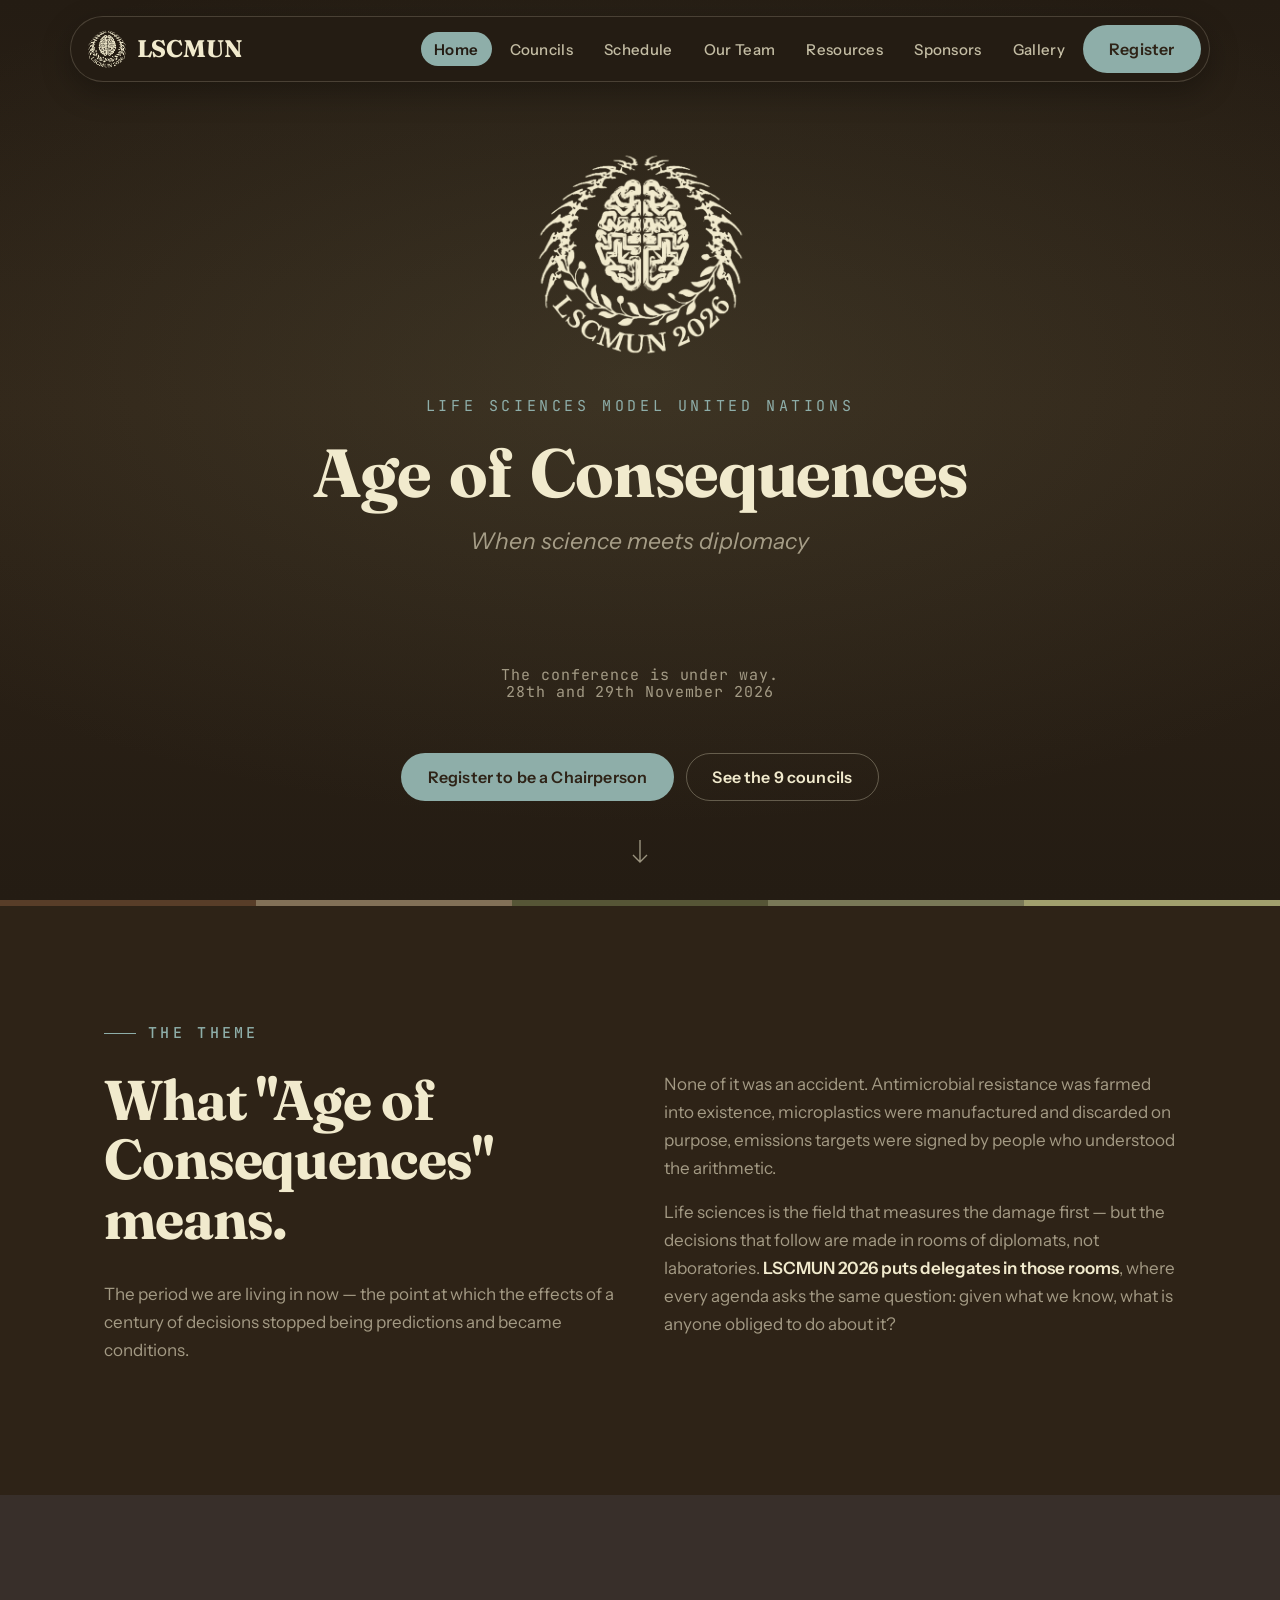
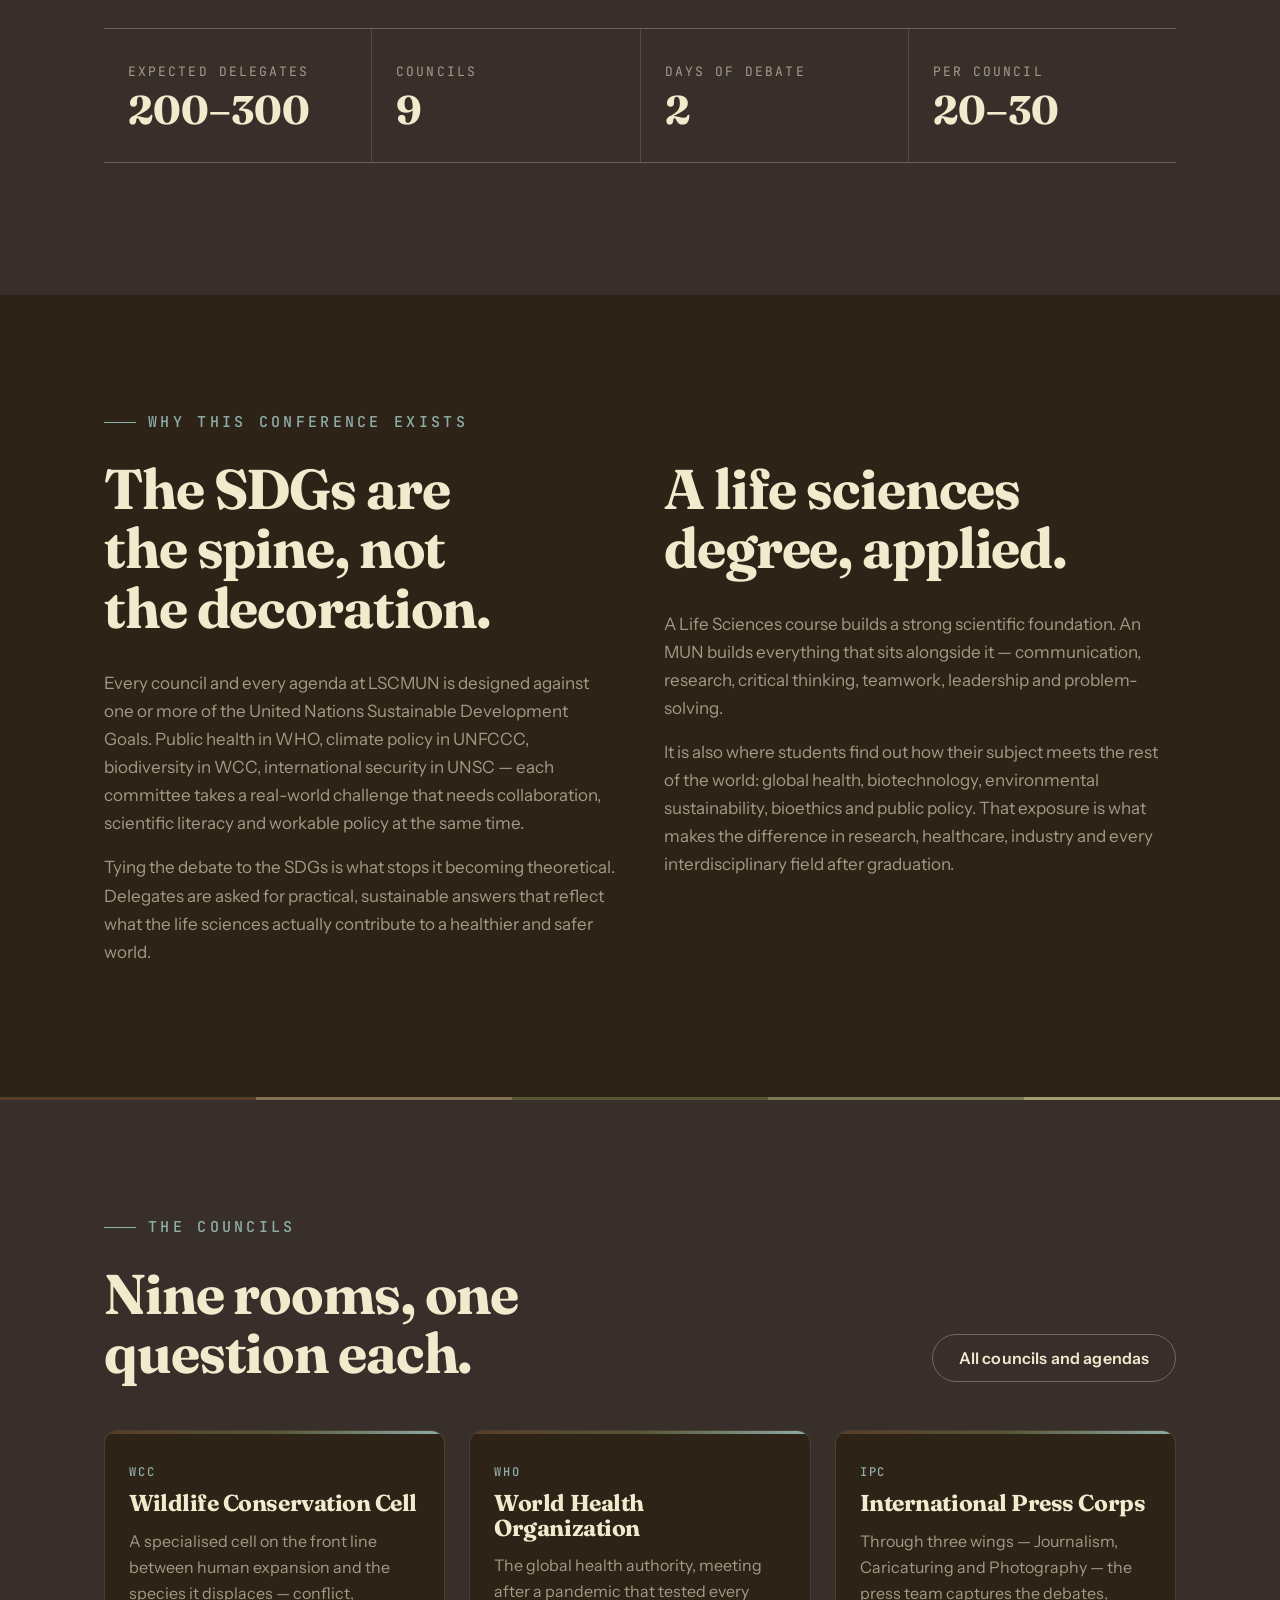
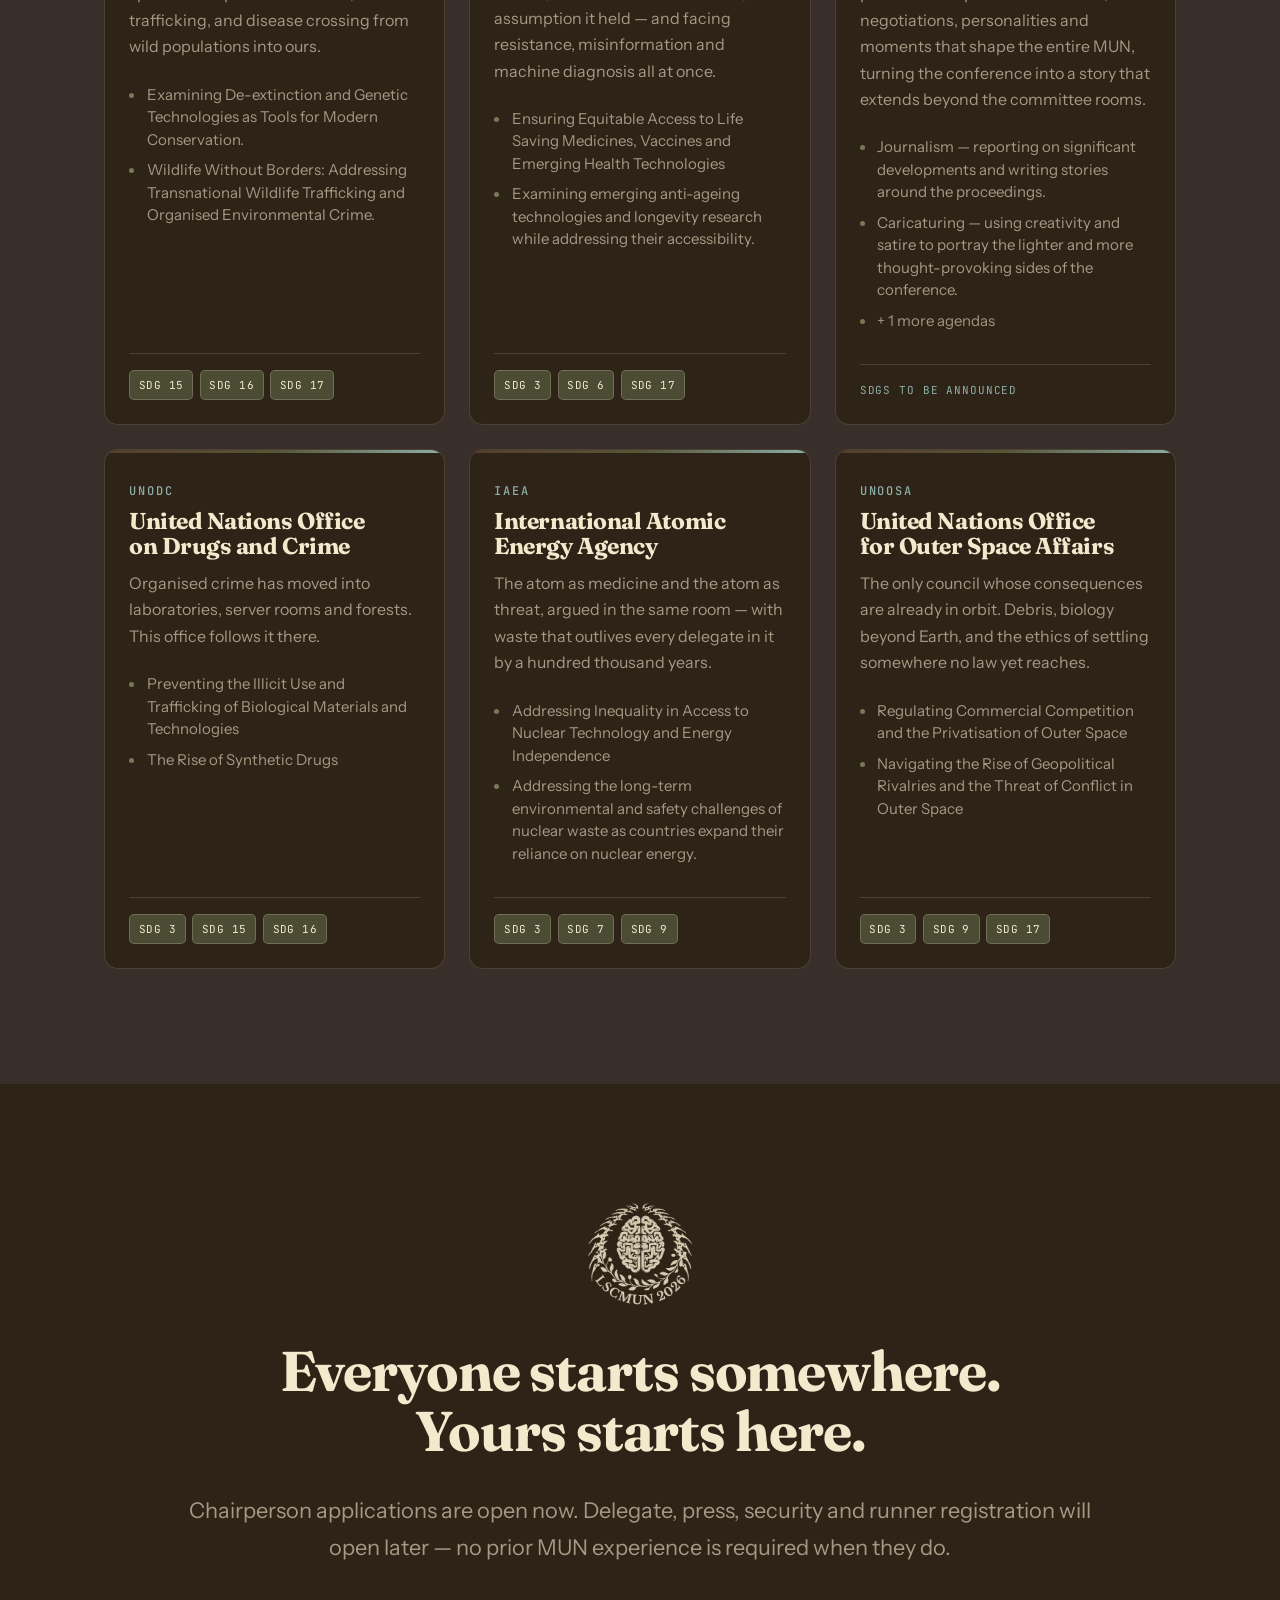
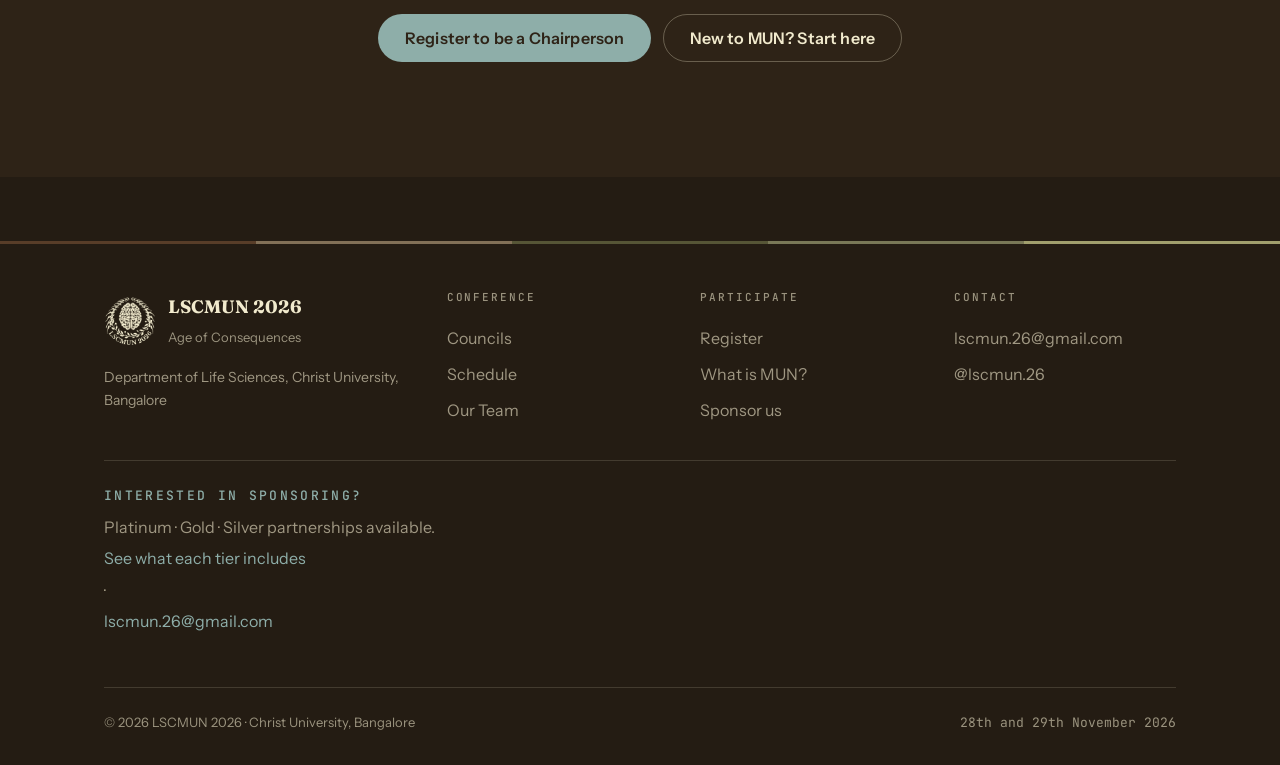
<file: index.html>
<!DOCTYPE html>
<html lang="en">
<head>
<meta charset="utf-8">
<meta name="viewport" content="width=device-width, initial-scale=1">
<title>LSCMUN 2026 — Age of Consequences</title>
<meta name="description" content="The Life Sciences Model United Nations 2026 at Christ University, Bangalore. Nine councils, two days, and every agenda anchored to the Sustainable Development Goals.">
<meta property="og:title" content="LSCMUN 2026 — Age of Consequences">
<meta property="og:description" content="Life Sciences Model United Nations 2026 · Christ University, Bangalore">
<meta property="og:image" content="assets/img/lscmun-mark-cream.png">
<link rel="icon" href="assets/img/lscmun-mark-cream-sm.png">
<link rel="preconnect" href="https://fonts.googleapis.com">
<link rel="preconnect" href="https://fonts.gstatic.com" crossorigin>
<link rel="stylesheet" href="assets/css/site.css">
</head>
<body>
<a class="skip" href="#main">Skip to main content</a>
<div data-nav></div>

<main id="main">

  <!-- ============ HERO ============ -->
  <section class="hero">
    <div class="hero__stage">
      <img class="hero__mark" src="assets/img/lscmun-mark-cream.png"
           alt="LSCMUN 2026 emblem: a human brain enclosed in a laurel wreath" width="900" height="900">
      <div>
        <p class="hero__full">Life Sciences Model United Nations</p>
        <h1 class="hero__h1">
          <span class="hero__word" data-word="Age of Consequences">Age of Consequences</span>
        </h1>
        <p class="hero__tag">When science meets diplomacy</p>
      </div>
    </div>

    <div class="hero__caption">
      <div data-countdown></div>
      <p class="hero__meta" style="margin-top:-.5rem" data-cfg="dates.display">28th and 29th November 2026</p>
      <div class="hero__actions cta-row reveal--pop">
        <a class="btn btn--primary" href="register.html#chair-application">Register to be a Chairperson</a>
        <a class="btn btn--ghost" href="councils.html">See the 9 councils</a>
      </div>
    </div>

    <div class="scroll-cue" aria-hidden="true">
      <svg width="20" height="30" viewBox="0 0 20 30" fill="none">
        <path d="M10 2v22M3 17l7 7 7-7" stroke="currentColor" stroke-width="1.4"/>
      </svg>
    </div>
  </section>

  <div data-strata></div>

  <!-- ============ THE THEME ============ -->
  <section class="section">
    <div class="wrap">
      <p class="eyebrow reveal">The theme</p>
      <div class="grid grid--2" style="gap:var(--s5)">
        <div class="reveal">
          <h2 class="h-lg u-mb4">What "Age of Consequences" means.</h2>
          <p class="prose">
            The period we are living in now — the point at which the effects of a century of decisions stopped
            being predictions and became conditions.
          </p>
        </div>
        <div class="reveal" data-delay="80">
          <div class="prose">
            <p>None of it was an accident. Antimicrobial resistance was farmed into existence, microplastics were
              manufactured and discarded on purpose, emissions targets were signed by people who understood the
              arithmetic.</p>
            <p>Life sciences is the field that measures the damage first — but the decisions that follow are made
              in rooms of diplomats, not laboratories. <strong>LSCMUN 2026 puts delegates in those rooms</strong>,
              where every agenda asks the same question: given what we know, what is anyone obliged to do about it?</p>
          </div>
        </div>
      </div>
    </div>
  </section>

  <!-- ============ STATS ============ -->
  <section class="section section--raised">
    <div class="wrap">
      <dl class="stats reveal">
        <div class="stat"><dt>Expected delegates</dt><dd data-cfg="stats.delegates">200–300</dd></div>
        <div class="stat"><dt>Councils</dt><dd data-cfg="stats.councils">9</dd></div>
        <div class="stat"><dt>Days of debate</dt><dd data-cfg="stats.days">2</dd></div>
        <div class="stat"><dt>Per council</dt><dd data-cfg="stats.perCouncil">20–30</dd></div>
      </dl>
    </div>
  </section>

  <!-- ============ WHY THE SDGs ============ -->
  <section class="section">
    <div class="wrap">
      <p class="eyebrow reveal">Why this conference exists</p>
      <div class="grid grid--2" style="gap:var(--s5)">
        <div class="reveal">
          <h2 class="h-lg u-mb4">The SDGs are the spine, not the decoration.</h2>
          <div class="prose">
            <p>Every council and every agenda at LSCMUN is designed against one or more of the United Nations
              Sustainable Development Goals. Public health in WHO, climate policy in UNFCCC, biodiversity in WCC,
              international security in UNSC — each committee takes a real-world challenge that needs collaboration,
              scientific literacy and workable policy at the same time.</p>
            <p>Tying the debate to the SDGs is what stops it becoming theoretical. Delegates are asked for practical,
              sustainable answers that reflect what the life sciences actually contribute to a healthier and safer
              world.</p>
          </div>
        </div>
        <div class="reveal" data-delay="80">
          <h2 class="h-lg u-mb4">A life sciences degree, applied.</h2>
          <div class="prose">
            <p>A Life Sciences course builds a strong scientific foundation. An MUN builds everything that sits
              alongside it — communication, research, critical thinking, teamwork, leadership and problem-solving.</p>
            <p>It is also where students find out how their subject meets the rest of the world: global health,
              biotechnology, environmental sustainability, bioethics and public policy. That exposure is what makes
              the difference in research, healthcare, industry and every interdisciplinary field after graduation.</p>
          </div>
        </div>
      </div>
    </div>
  </section>

  <div data-strata data-thin></div>

  <!-- ============ COUNCILS PREVIEW ============ -->
  <section class="section section--raised">
    <div class="wrap">
      <p class="eyebrow reveal">The councils</p>
      <div class="u-mb5 reveal" style="display:flex;flex-wrap:wrap;gap:var(--s3);align-items:end;justify-content:space-between">
        <h2 class="h-lg" style="max-width:20ch">Nine rooms, one question each.</h2>
        <a class="btn btn--ghost" href="councils.html">All councils and agendas</a>
      </div>
      <div class="grid grid--councils" data-councils data-limit="6"></div>
    </div>
  </section>

  <!-- ============ CTA ============ -->
  <section class="section">
    <div class="wrap u-center">
      <img src="assets/img/lscmun-mark-cream-sm.png" alt="" width="110" height="110"
           style="margin:0 auto var(--s4);opacity:.85" class="reveal">
      <h2 class="h-lg u-mb4 reveal" style="max-width:22ch;margin-inline:auto">Everyone starts somewhere. Yours starts here.</h2>
      <p class="lede reveal u-mb5" style="margin-inline:auto">
        Chairperson applications are open now. Delegate, press, security and runner registration
        will open later — no prior MUN experience is required when they do.
      </p>
      <div class="hero__actions cta-row reveal--pop">
        <a class="btn btn--primary" href="register.html#chair-application">Register to be a Chairperson</a>
        <a class="btn btn--ghost" href="resources.html">New to MUN? Start here</a>
      </div>
    </div>
  </section>

</main>

<div data-footer></div>
<script src="assets/js/config.js"></script>
<script src="assets/js/data.js"></script>
<script src="assets/js/site.js"></script>
</body>
</html>
</file>
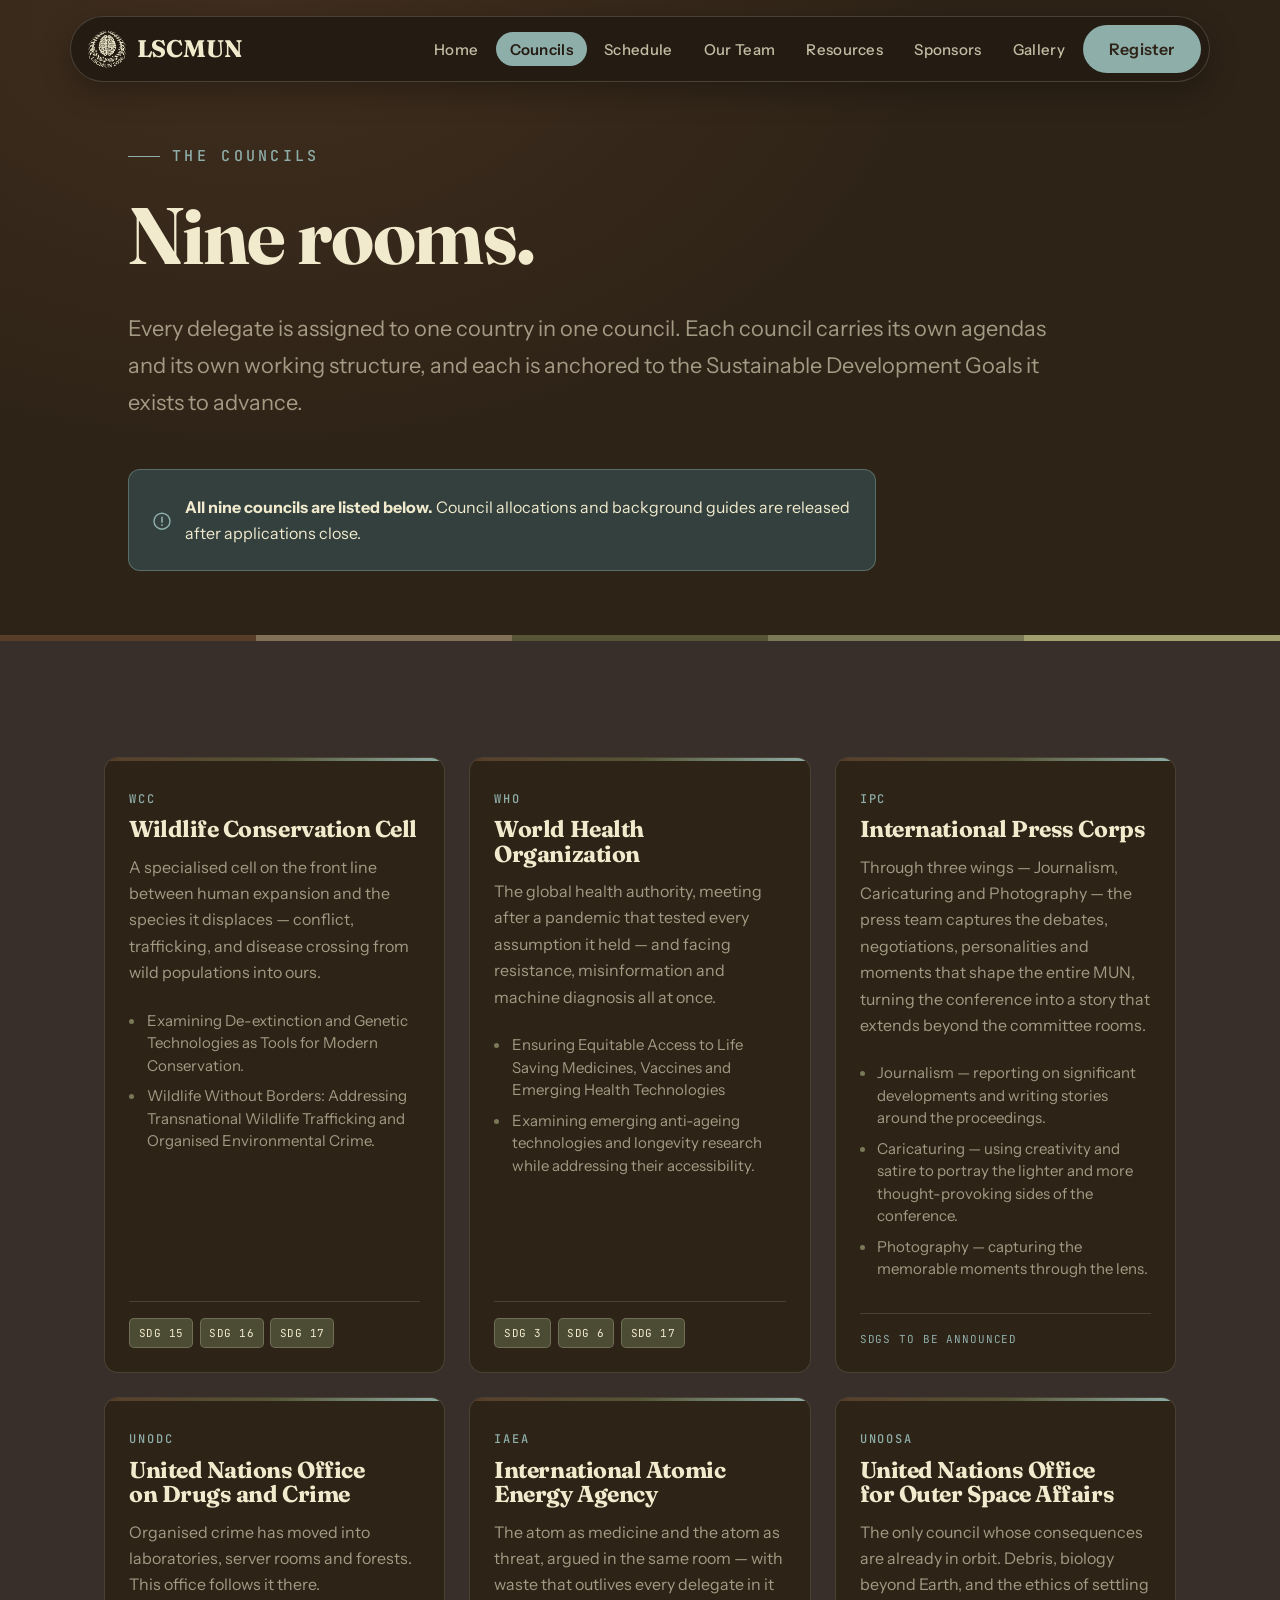
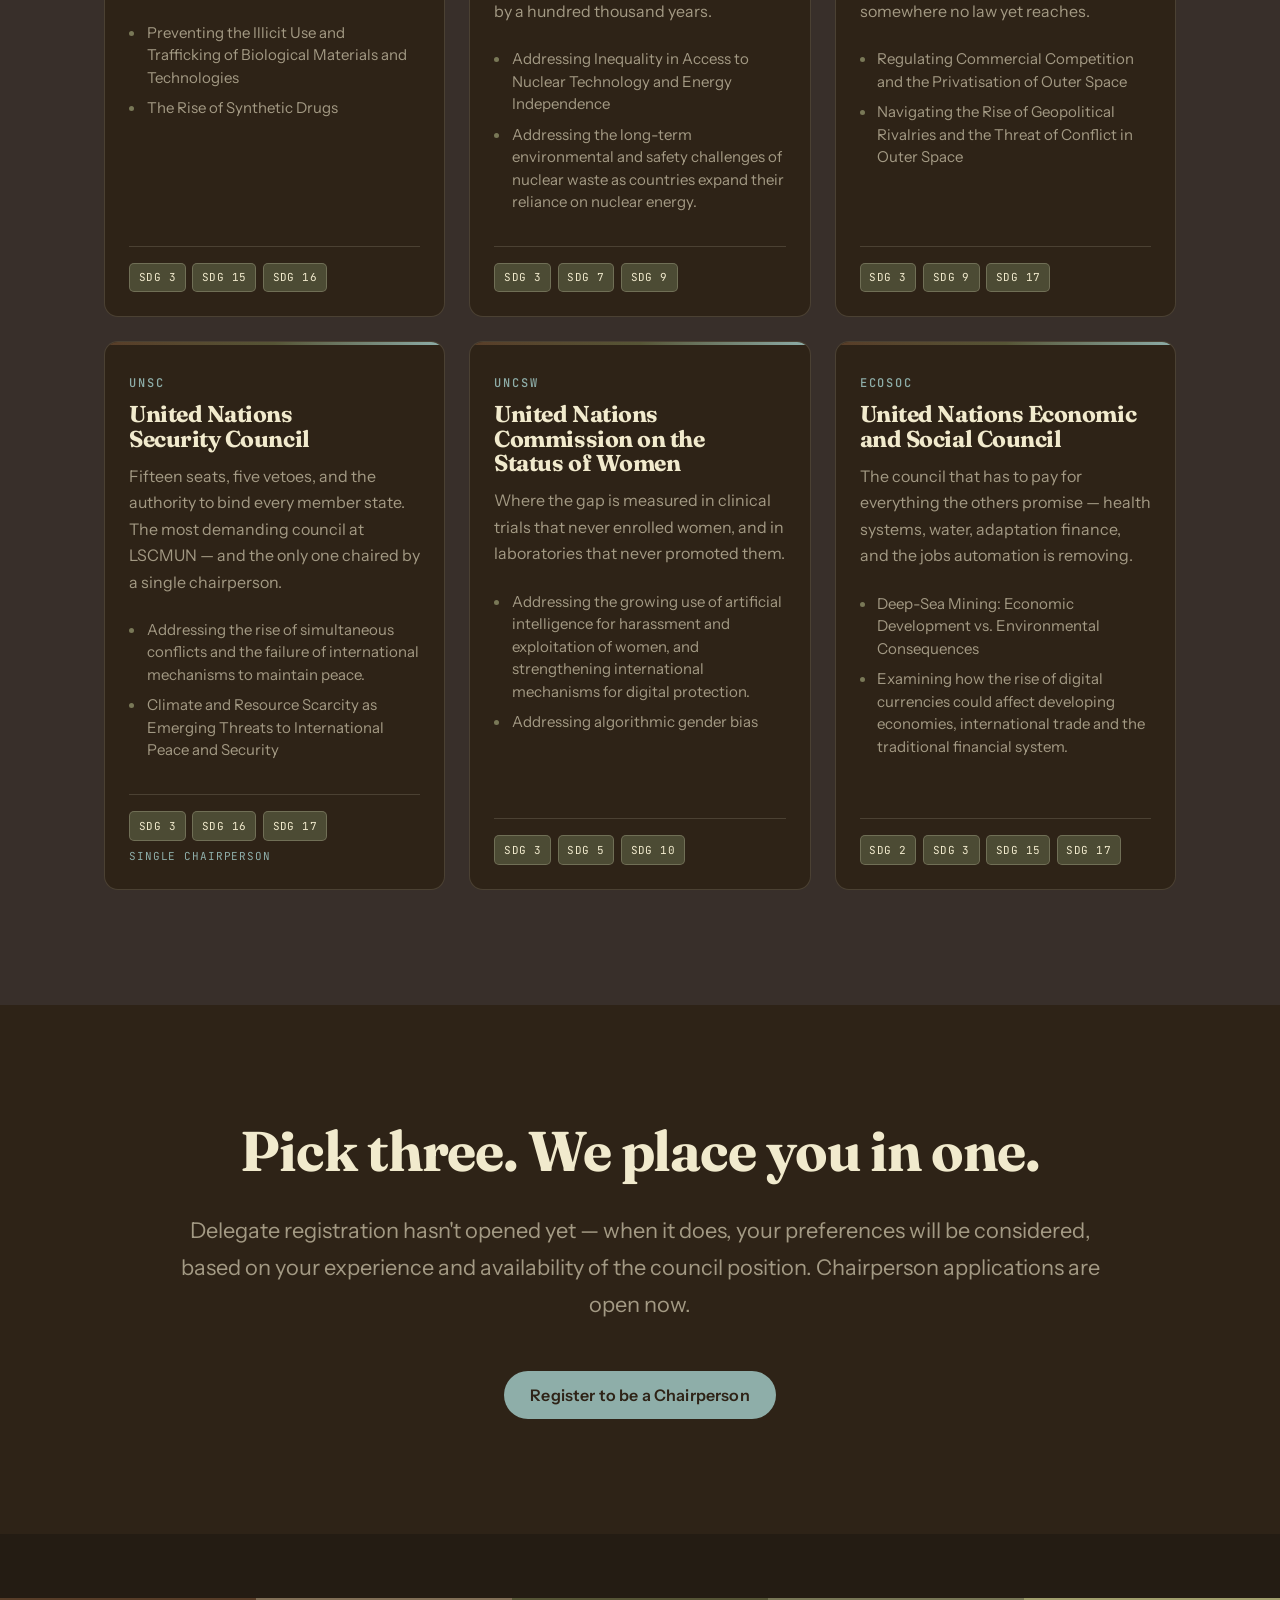
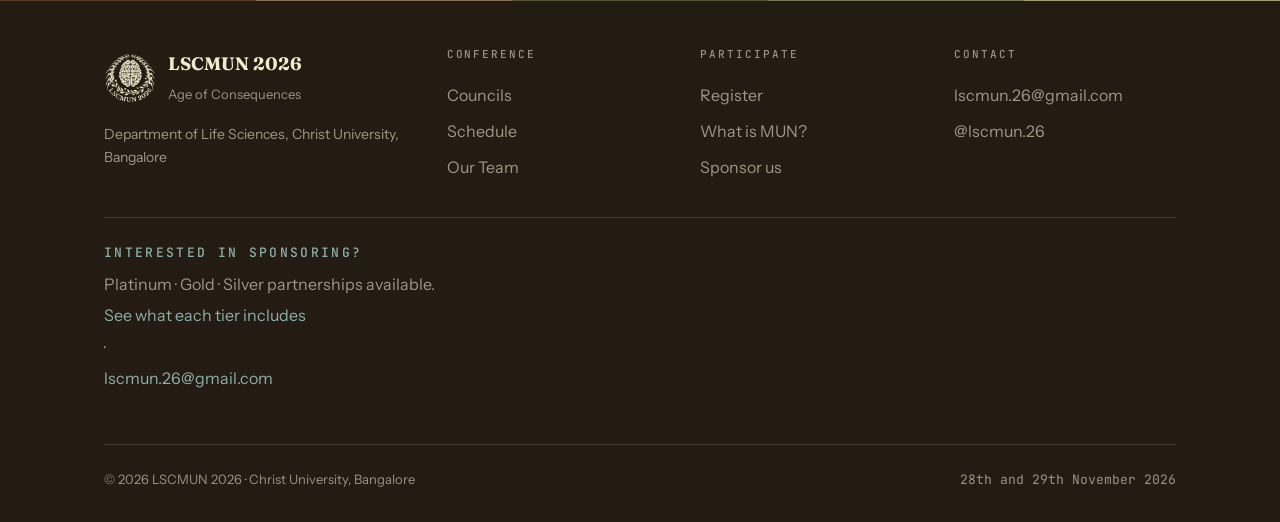
<file: councils.html>
<!DOCTYPE html>
<html lang="en">
<head>
<meta charset="utf-8">
<meta name="viewport" content="width=device-width, initial-scale=1">
<title>Councils — LSCMUN 2026</title>
<meta name="description" content="All nine councils at LSCMUN 2026, their full names, every agenda under debate, and the Sustainable Development Goals each one answers to.">
<link rel="icon" href="assets/img/lscmun-mark-cream-sm.png">
<link rel="preconnect" href="https://fonts.googleapis.com">
<link rel="preconnect" href="https://fonts.gstatic.com" crossorigin>
<link rel="stylesheet" href="assets/css/site.css">
</head>
<body>
<a class="skip" href="#main">Skip to main content</a>
<div data-nav></div>

<main id="main">
  <header class="phead">
    <div class="wrap">
      <p class="eyebrow">The councils</p>
      <h1 class="h-xl u-mb4">Nine rooms.</h1>
      <p class="lede">
        Every delegate is assigned to one country in one council. Each council carries its own agendas and its own
        working structure, and each is anchored to the Sustainable Development Goals it exists to advance.
      </p>
      <div class="notice u-mt5" style="max-width:var(--measure)">
        <svg width="18" height="18" viewBox="0 0 18 18" fill="none" aria-hidden="true">
          <circle cx="9" cy="9" r="8" stroke="currentColor" stroke-width="1.4"/>
          <path d="M9 5v5M9 12.5v.5" stroke="currentColor" stroke-width="1.6" stroke-linecap="round"/>
        </svg>
        <div>
          <strong>All nine councils are listed below.</strong>
          Council allocations and background guides are released after applications close.
        </div>
      </div>
    </div>
  </header>

  <div data-strata></div>

  <section class="section section--raised">
    <div class="wrap">
      <div class="grid grid--councils" data-councils data-full></div>
    </div>
  </section>

  <section class="section">
    <div class="wrap u-center">
      <h2 class="h-lg u-mb4">Pick three. We place you in one.</h2>
      <p class="lede u-mb5" style="margin-inline:auto">
        Delegate registration hasn't opened yet — when it does, your preferences will be considered, based on
        your experience and availability of the council position. Chairperson applications are open now.
      </p>
      <div class="cta-row reveal--pop">
        <a class="btn btn--primary" href="register.html#chair-application">Register to be a Chairperson</a>
      </div>
    </div>
  </section>
</main>

<div data-footer></div>
<script src="assets/js/config.js"></script>
<script src="assets/js/data.js"></script>
<script src="assets/js/site.js"></script>
</body>
</html>
</file>
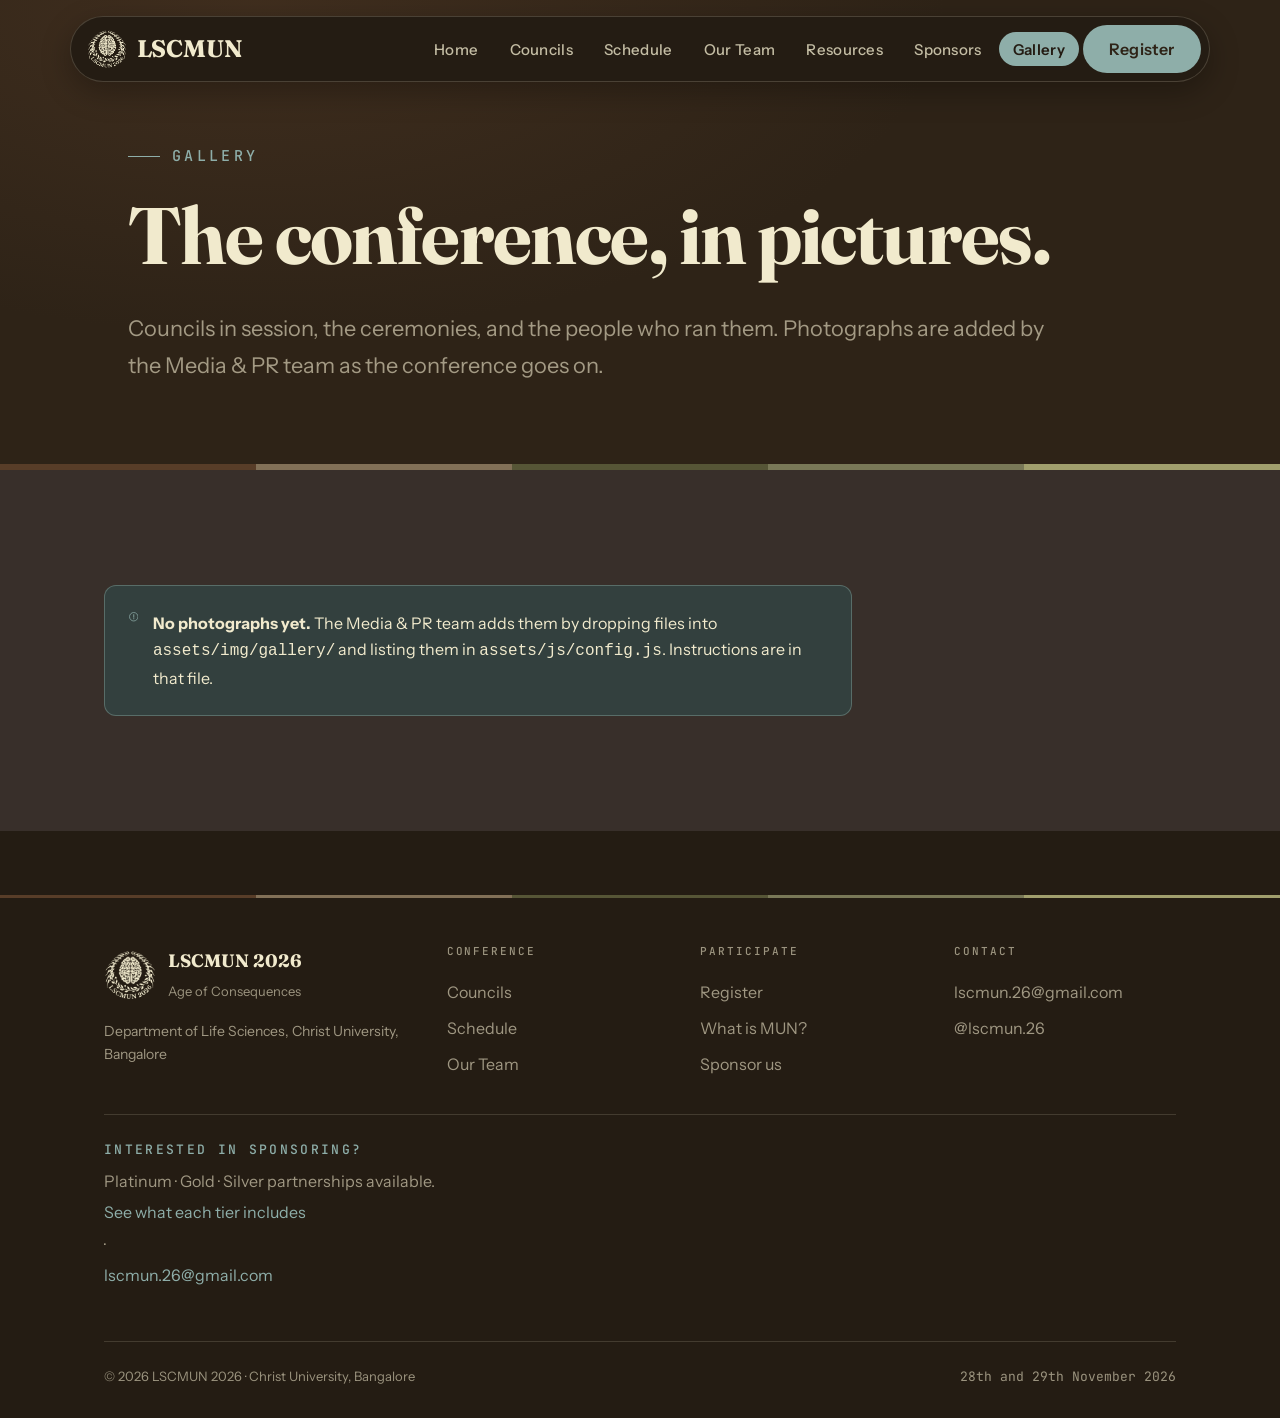
<file: gallery.html>
<!DOCTYPE html>
<html lang="en">
<head>
<meta charset="utf-8">
<meta name="viewport" content="width=device-width, initial-scale=1">
<title>Gallery — LSCMUN 2026</title>
<meta name="description" content="Photographs from LSCMUN at Christ University, Bangalore — councils in session, ceremonies, and the people who ran them.">
<link rel="icon" href="assets/img/lscmun-mark-cream-sm.png">
<link rel="preconnect" href="https://fonts.googleapis.com">
<link rel="preconnect" href="https://fonts.gstatic.com" crossorigin>
<link rel="stylesheet" href="assets/css/site.css">
</head>
<body>
<a class="skip" href="#main">Skip to main content</a>
<div data-nav></div>

<main id="main">
  <header class="phead">
    <div class="wrap">
      <p class="eyebrow">Gallery</p>
      <h1 class="h-xl u-mb4">The conference, in pictures.</h1>
      <p class="lede">
        Councils in session, the ceremonies, and the people who ran them. Photographs are added by the
        Media &amp; PR team as the conference goes on.
      </p>
    </div>
  </header>

  <div data-strata></div>

  <section class="section section--raised">
    <div class="wrap">
      <div data-gallery></div>
    </div>
  </section>
</main>

<div data-footer></div>
<script src="assets/js/config.js"></script>
<script src="assets/js/data.js"></script>
<script src="assets/js/site.js"></script>
</body>
</html>
</file>
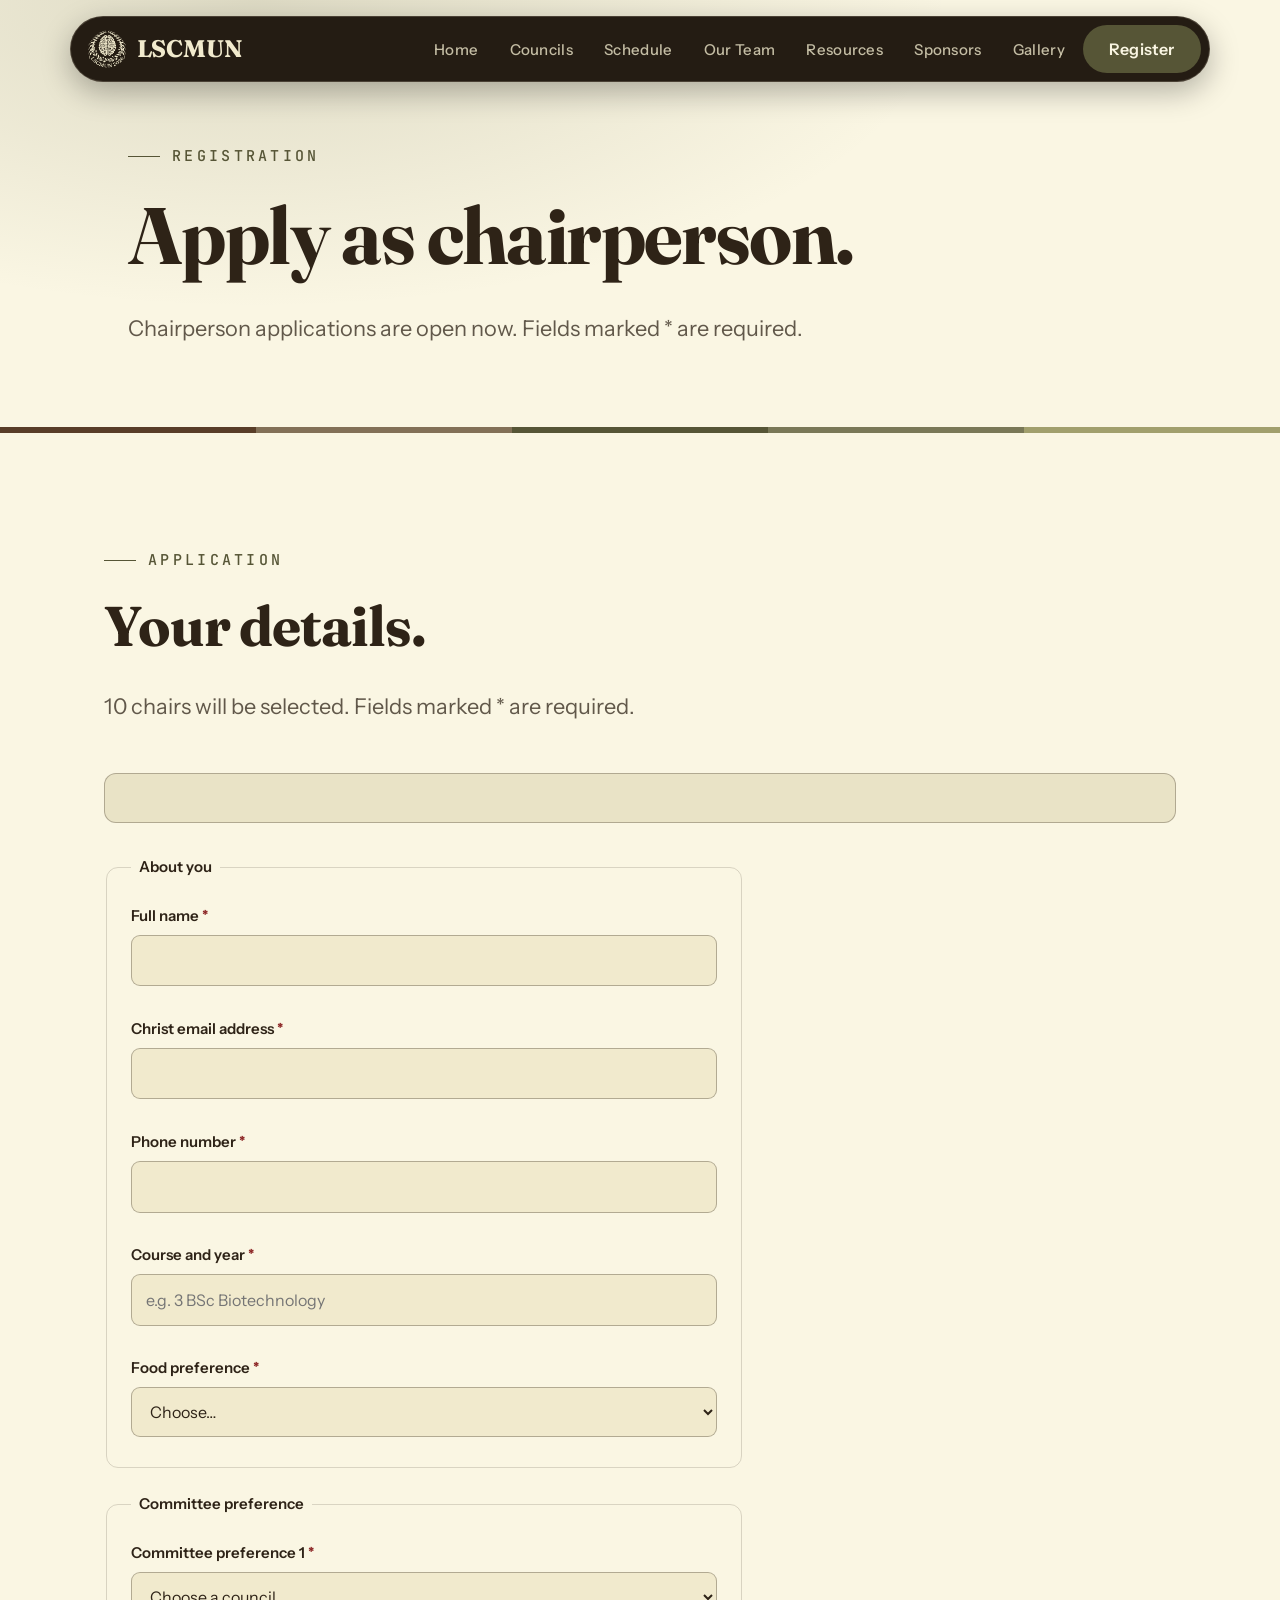
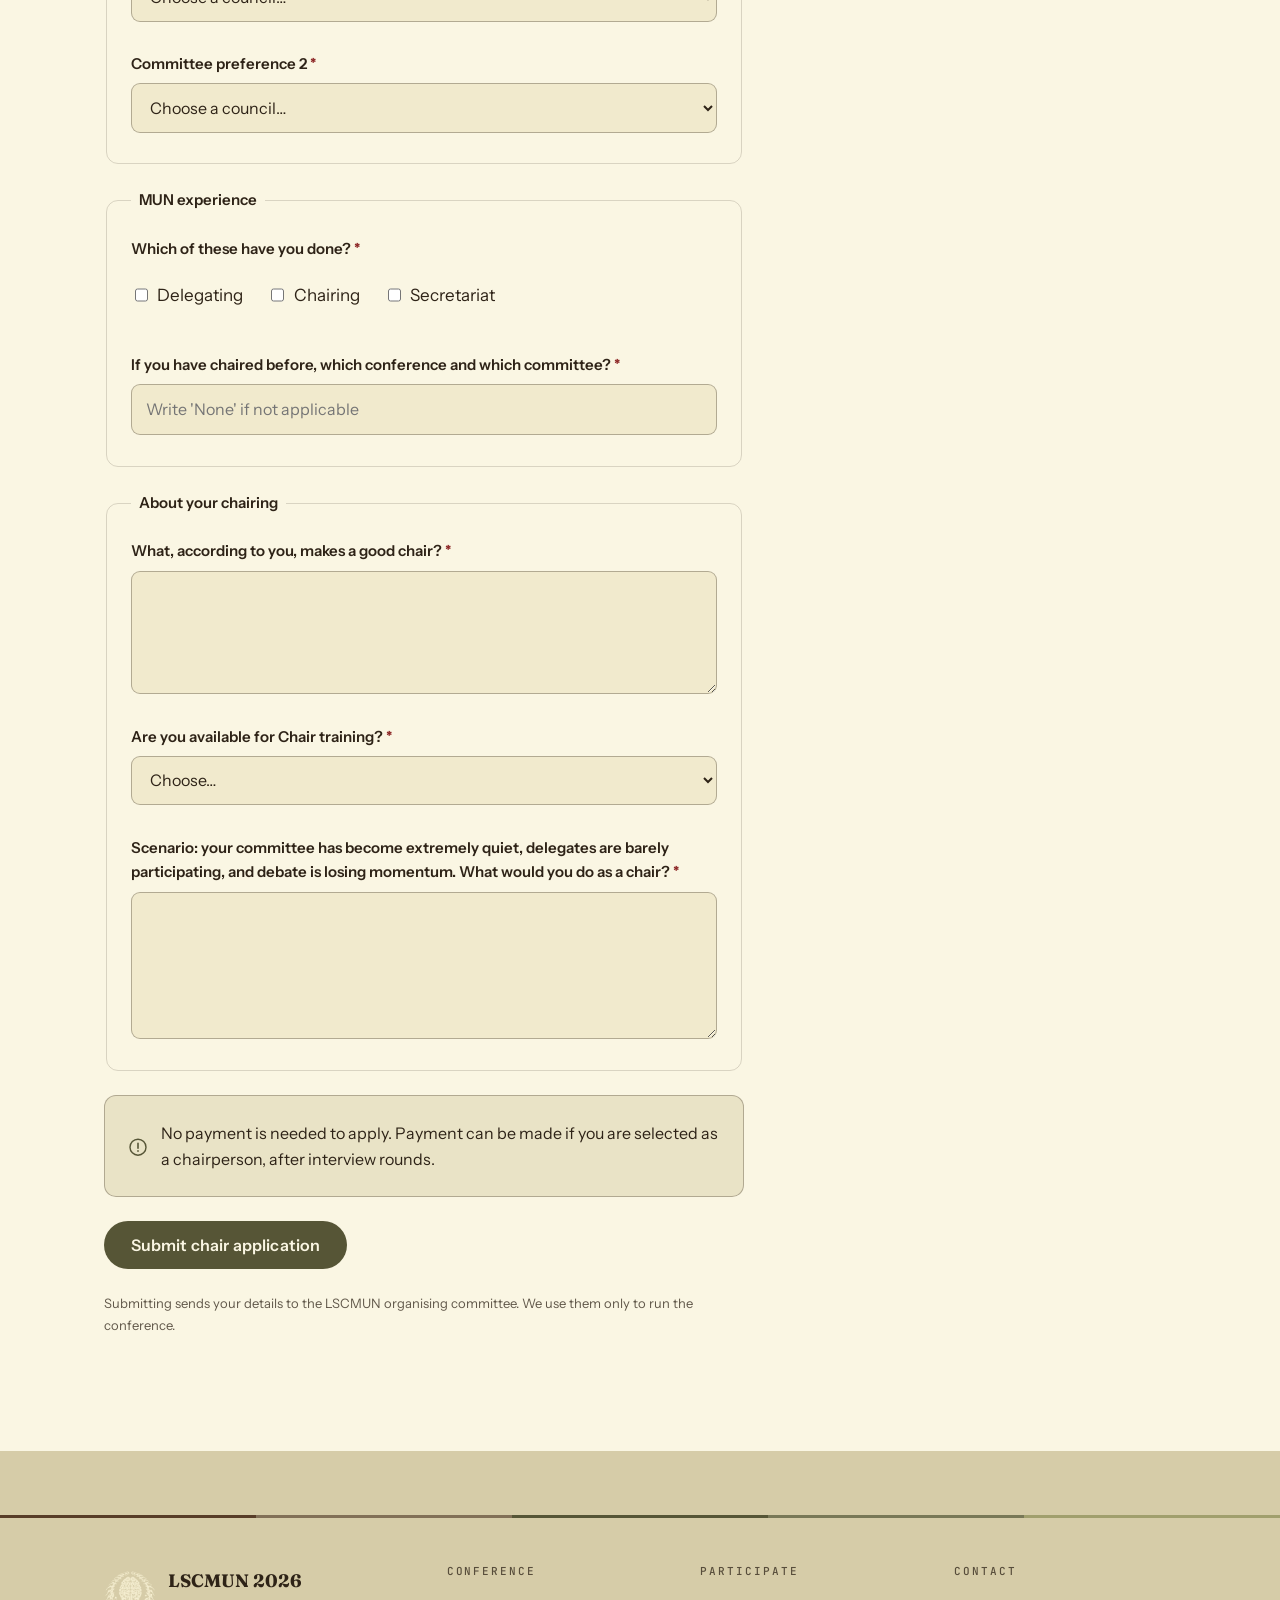
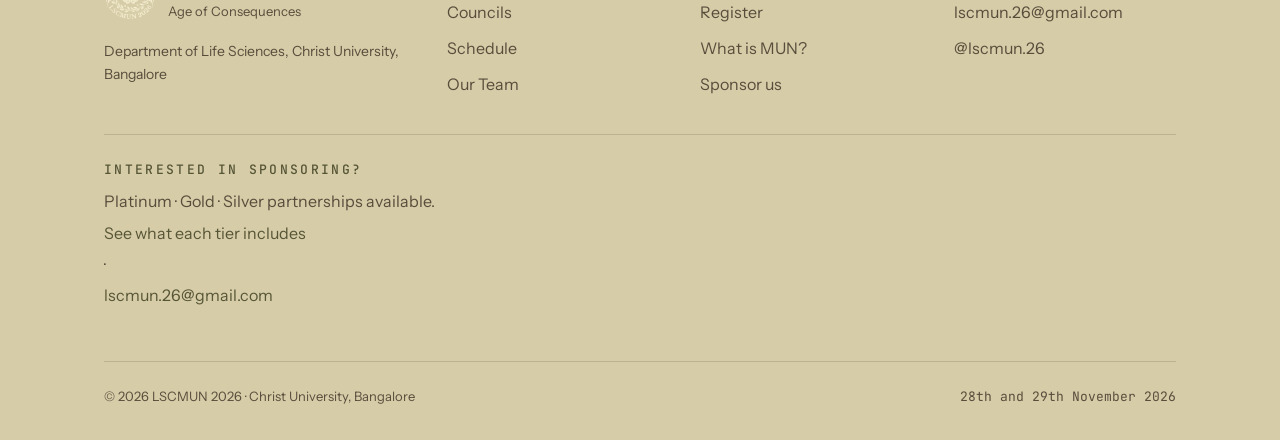
<file: register.html>
<!DOCTYPE html>
<html lang="en">
<head>
<meta charset="utf-8">
<meta name="viewport" content="width=device-width, initial-scale=1">
<title>Register — LSCMUN 2026</title>
<meta name="description" content="Apply to be a chairperson at LSCMUN 2026. Delegate, press, security and runner registration open later.">
<link rel="icon" href="assets/img/lscmun-mark-cream-sm.png">
<link rel="preconnect" href="https://fonts.googleapis.com">
<link rel="preconnect" href="https://fonts.gstatic.com" crossorigin>
<link rel="stylesheet" href="assets/css/site.css">
</head>
<body class="invert">
<a class="skip" href="#main">Skip to main content</a>
<div data-nav></div>

<main id="main">
  <header class="phead">
    <div class="wrap">
      <p class="eyebrow">Registration</p>
      <h1 class="h-xl u-mb4">Apply as chairperson.</h1>
      <p class="lede">
        Chairperson applications are open now. Fields marked <span class="req" aria-hidden="true">*</span> are
        required.
      </p>
    </div>
  </header>

  <div data-strata></div>

  <!--
  ============ ROLES ============
  ROLES/FEES/PAYMENT/FORM below are paused (delegate/press/security/runner
  registration) — not yet announced, so intentionally not mentioned on the
  page at all right now. Delete this comment block to reopen when ready.
  <section class="section">
    <div class="wrap">
      <p class="eyebrow reveal">Step one</p>
      <h2 class="h-lg u-mb5 reveal">Decide what you are coming as.</h2>
      <div class="grid grid--3">
        <div class="card reveal"><h3>Delegate</h3><p>Represents a country other than your own and argues from its position, not yours. Assigned to one council for both days.</p></div>
        <div class="card reveal" data-delay="120"><h3>Press</h3><p>The International Press Corps has three wings — Journalism, Caricaturing and Photography. Journalists report on significant developments and write stories around the proceedings, caricaturists use creativity and satire to portray the lighter and more thought-provoking sides of the conference, and photographers capture the memorable moments through their lens. Together, the three wings turn the conference into a story that extends beyond the committee rooms.</p></div>
        <div class="card reveal"><h3>Security</h3><p>Stationed in a council to keep proceedings orderly, and accompanies any delegate who leaves the room. One per council.</p></div>
        <div class="card reveal" data-delay="60"><h3>Runner</h3><p>Carries diplomatic notes between delegates and reads them to ensure decorum is maintained in what gets passed around. One per council.</p></div>
      </div>
      <div class="notice u-mt5 reveal" style="max-width:var(--measure)">
        <svg width="18" height="18" viewBox="0 0 18 18" fill="none" aria-hidden="true">
          <circle cx="9" cy="9" r="8" stroke="currentColor" stroke-width="1.4"/>
          <path d="M9 5v5M9 12.5v.5" stroke="currentColor" stroke-width="1.6" stroke-linecap="round"/>
        </svg>
        <div>Security and Runner spots are filled on a first come, first served basis — 9 Runner and 15 Security positions available.</div>
      </div>
    </div>
  </section>

  ============ FEES ============
  <section class="section section--raised">
    <div class="wrap">
      <p class="eyebrow reveal">Step two</p>
      <h2 class="h-lg u-mb5 reveal">What it costs.</h2>
      <div class="grid grid--2" style="gap:var(--s5)">
        <div class="reveal" data-fees></div>
        <div class="reveal" data-delay="80">
          <div class="prose">
            <p>The fee covers your council materials — placard, notepad, pen, ID card and certificate — along with
              catered lunch, in-council breakfast and snacks across both days.</p>
            <p><strong data-deadline>Early bird closes on a date to be announced.</strong>
              The table on the left always shows the rate in effect right now — it changes over by itself the
              moment early bird ends.</p>
          </div>
          <div class="notice u-mt4">
            <svg width="18" height="18" viewBox="0 0 18 18" fill="none" aria-hidden="true">
              <circle cx="9" cy="9" r="8" stroke="currentColor" stroke-width="1.4"/>
              <path d="M9 5v5M9 12.5v.5" stroke="currentColor" stroke-width="1.6" stroke-linecap="round"/>
            </svg>
            <div>Your registration is only confirmed once the Finance team has matched your payment reference
              against the account. Keep the reference number you submit below.</div>
          </div>
        </div>
      </div>
    </div>
  </section>

  ============ PAYMENT ============
  <section class="section">
    <div class="wrap">
      <p class="eyebrow reveal">Step three</p>
      <h2 class="h-lg u-mb4 reveal">Pay, then record the reference.</h2>
      <p class="lede u-mb5 reveal">
        Scan the code below with any UPI app and pay the fee for your role. When the payment completes your app
        will show a <strong>UTR or transaction reference number</strong>. You need that number for the form — take a
        screenshot before you close the app.
      </p>

      <div class="grid grid--3" style="gap:var(--s4)">
        <div class="card reveal">
          <h3>UPI</h3>
          <div class="pay pay--qronly" style="margin-top:var(--s3)">
            <div class="pay__qr">
              <img src="assets/img/upi-qr.png" alt="UPI QR code for LSCMUN 2026 payments"
                   onerror="this.outerHTML='&lt;div class=&quot;ph&quot;&gt;UPI QR CODE&lt;br&gt;Drop your QR image at&lt;br&gt;assets/img/upi-qr.png&lt;/div&gt;'">
              <p class="mono" style="font-size:.8125rem;color:#2E2317;margin:.75rem 0 0">
                Scan with any UPI app
              </p>
            </div>
          </div>
        </div>
        <div class="card reveal" data-delay="60">
          <h3>Net Banking</h3>
          <p>Transfer using your bank's net banking portal with the details below.</p>
          <p class="mono" style="margin-top:var(--s2);font-size:.875rem">
            Account name: [ACCOUNT NAME TBD]<br>
            Account number: [ACCOUNT NUMBER TBD]<br>
            IFSC code: [IFSC CODE TBD]<br>
            Bank: [BANK NAME TBD]
          </p>
        </div>
        <div class="card reveal" data-delay="120">
          <h3>Bank Transfer</h3>
          <p>For NEFT, RTGS or IMPS transfers, use the same account details as Net Banking.</p>
          <p class="mono" style="margin-top:var(--s2);font-size:.875rem">
            [BANK TRANSFER DETAILS TBD]
          </p>
        </div>
      </div>

      <div class="notice u-mt4 reveal">
        <svg width="18" height="18" viewBox="0 0 18 18" fill="none" aria-hidden="true">
          <circle cx="9" cy="9" r="8" stroke="currentColor" stroke-width="1.4"/>
          <path d="M9 5v5M9 12.5v.5" stroke="currentColor" stroke-width="1.6" stroke-linecap="round"/>
        </svg>
        <div>Net banking and bank transfer details are pending confirmation from the Finance team. UPI is the
          only method live right now — check back before paying by another method.</div>
      </div>
    </div>
  </section>

  ============ FORM ============
  <section class="section section--raised">
    <div class="wrap">
      <p class="eyebrow">Step four</p>
      <h2 class="h-lg u-mb4">Your details.</h2>
      <p class="lede u-mb5">Fields marked <span class="req" aria-hidden="true">*</span> are required.</p>

      <div id="errsum" class="errsum u-mb4" hidden tabindex="-1" role="alert">
        <h2>There is a problem with your form</h2>
        <ul></ul>
      </div>
      <div id="formstatus" class="notice u-mb4" hidden tabindex="-1" role="status"></div>

      <form class="form" data-form novalidate>
        <fieldset class="fieldset">
          <legend>About you</legend>
          <div class="form" style="gap:var(--s3);max-width:none">
            <div class="field">
              <label for="fullName">Full name <span class="req">*</span></label>
              <input id="fullName" name="fullName" type="text" required autocomplete="name">
              <div class="field__err" id="fullName-err" aria-live="polite"></div>
            </div>
            <div class="field">
              <label for="email">Christ email address <span class="req">*</span></label>
              <input id="email" name="email" type="email" required autocomplete="email" inputmode="email">
              <small>Your allocation, background guide and every update go to this address.</small>
              <div class="field__err" id="email-err" aria-live="polite"></div>
            </div>
            <div class="field">
              <label for="phone">Phone number <span class="req">*</span></label>
              <input id="phone" name="phone" type="tel" required autocomplete="tel" inputmode="tel">
              <div class="field__err" id="phone-err" aria-live="polite"></div>
            </div>
            <div class="field">
              <label for="course">Course and year <span class="req">*</span></label>
              <input id="course" name="course" type="text" required placeholder="e.g. 3 BSc Biotechnology">
              <div class="field__err" id="course-err" aria-live="polite"></div>
            </div>
          </div>
        </fieldset>

        <fieldset class="fieldset">
          <legend>Your role</legend>
          <div class="form" style="gap:var(--s3);max-width:none">
            <div class="field">
              <label for="role">Registering as <span class="req">*</span></label>
              <select id="role" name="role" required>
                <option value="">Choose a role…</option>
              </select>
              <div class="field__err" id="role-err" aria-live="polite"></div>
            </div>
            <div class="field" id="pressWingField" hidden>
              <label for="pressWing">Press wing <span class="req">*</span></label>
              <select id="pressWing" name="pressWing">
                <option value="">Choose…</option>
                <option value="Journalist">Journalist</option>
                <option value="Caricaturist">Caricaturist</option>
                <option value="Photographer">Photographer</option>
              </select>
              <div class="field__err" id="pressWing-err" aria-live="polite"></div>
            </div>
            <div class="field">
              <label for="experience">Model UN experience <span class="req">*</span></label>
              <select id="experience" name="experience" required>
                <option value="">Choose…</option>
                <option value="None — this is my first">None — this is my first</option>
                <option value="1–2 conferences">1–2 conferences</option>
                <option value="3–5 conferences">3–5 conferences</option>
                <option value="More than 5">More than 5</option>
              </select>
              <small>There is no wrong answer. This only helps the Logistics team balance the councils.</small>
              <div class="field__err" id="experience-err" aria-live="polite"></div>
            </div>
            <div class="field">
              <label for="council1">Council preference 1 <span class="req">*</span></label>
              <select id="council1" name="council1" required><option value="">Choose a council…</option></select>
              <div class="field__err" id="council1-err" aria-live="polite"></div>
            </div>
            <div class="field">
              <label for="council2">Council preference 2 <span class="req">*</span></label>
              <select id="council2" name="council2" required><option value="">Choose a council…</option></select>
              <div class="field__err" id="council2-err" aria-live="polite"></div>
            </div>
            <div class="field">
              <label for="council3">Council preference 3 <span class="req">*</span></label>
              <select id="council3" name="council3" required><option value="">Choose a council…</option></select>
              <div class="field__err" id="council3-err" aria-live="polite"></div>
            </div>
            <div class="field">
              <label for="countryPref">Country preference <span class="req">*</span></label>
              <input id="countryPref" name="countryPref" type="text" required placeholder="We try, but cannot promise">
              <div class="field__err" id="countryPref-err" aria-live="polite"></div>
            </div>
          </div>
        </fieldset>

        <fieldset class="fieldset">
          <legend>Your payment</legend>
          <div class="form" style="gap:var(--s3);max-width:none">
            <div class="field">
              <label for="paymentMethod">Payment method <span class="req">*</span></label>
              <select id="paymentMethod" name="paymentMethod" required>
                <option value="">Choose a method…</option>
                <option value="UPI">UPI</option>
                <option value="Net Banking">Net Banking</option>
                <option value="Bank Transfer">Bank Transfer</option>
              </select>
              <div class="field__err" id="paymentMethod-err" aria-live="polite"></div>
            </div>
            <div class="field">
              <label for="utr">UTR / transaction reference number <span class="req">*</span></label>
              <input id="utr" name="utr" type="text" required inputmode="latin" autocomplete="off">
              <small>The 12-digit UTR from your UPI app, or the bank transaction reference.</small>
              <div class="field__err" id="utr-err" aria-live="polite"></div>
            </div>
            <div class="field">
              <label for="amountPaid">Amount paid <span class="req">*</span></label>
              <input id="amountPaid" name="amountPaid" type="number" min="0" step="1" required inputmode="numeric">
              <div class="field__err" id="amountPaid-err" aria-live="polite"></div>
            </div>
            <div class="field">
              <label for="paymentDate">Date of payment <span class="req">*</span></label>
              <input id="paymentDate" name="paymentDate" type="date" required>
              <div class="field__err" id="paymentDate-err" aria-live="polite"></div>
            </div>
            <div class="field">
              <label for="proof">Payment screenshot <span class="req">*</span></label>
              <input id="proof" name="proof" type="file" required accept="image/*,.pdf">
              <small>Speeds up verification considerably. Maximum 5 MB.</small>
              <div class="field__err" id="proof-err" aria-live="polite"></div>
            </div>
          </div>
        </fieldset>

        <fieldset class="fieldset">
          <legend>Anything we should know</legend>
          <div class="form" style="gap:var(--s3);max-width:none">
            <div class="field">
              <label for="access">Accessibility requirements <span class="req">*</span></label>
              <input id="access" name="access" type="text" required placeholder="Write 'None' if not applicable">
              <div class="field__err" id="access-err" aria-live="polite"></div>
            </div>
            <div class="field">
              <label for="emergency">Emergency contact <span class="req">*</span></label>
              <input id="emergency" name="emergency" type="text" required placeholder="Name and phone number">
              <div class="field__err" id="emergency-err" aria-live="polite"></div>
            </div>
            <div class="field">
              <label for="foodPreference">Food preference <span class="req">*</span></label>
              <select id="foodPreference" name="foodPreference" required>
                <option value="">Choose…</option>
                <option value="Veg">Veg</option>
                <option value="Non-veg">Non-veg</option>
              </select>
              <div class="field__err" id="foodPreference-err" aria-live="polite"></div>
            </div>
          </div>
        </fieldset>

        <button class="btn btn--primary" type="submit" style="justify-self:start">Submit registration</button>
        <p class="prose" style="font-size:.8125rem;margin:0">
          Submitting sends your details to the LSCMUN organising committee. We use them only to run the conference.
        </p>
      </form>
    </div>
  </section>
  -->

  <!-- ============ CHAIR APPLICATION ============ -->
  <section class="section" id="chair-application">
    <div class="wrap">
      <p class="eyebrow">Application</p>
      <h2 class="h-lg u-mb4">Your details.</h2>
      <p class="lede u-mb5">
        10 chairs will be selected. Fields marked <span class="req" aria-hidden="true">*</span> are required.
      </p>

      <div id="chairErrsum" class="errsum u-mb4" hidden tabindex="-1" role="alert">
        <h2>There is a problem with your form</h2>
        <ul></ul>
      </div>
      <div id="chairFormStatus" class="notice u-mb4" hidden tabindex="-1" role="status"></div>

      <form class="form" data-chair-form novalidate>
        <fieldset class="fieldset">
          <legend>About you</legend>
          <div class="form" style="gap:var(--s3);max-width:none">
            <div class="field">
              <label for="chairFullName">Full name <span class="req">*</span></label>
              <input id="chairFullName" name="fullName" type="text" required autocomplete="name">
              <div class="field__err" id="chairFullName-err" aria-live="polite"></div>
            </div>
            <div class="field">
              <label for="chairEmail">Christ email address <span class="req">*</span></label>
              <input id="chairEmail" name="email" type="email" required autocomplete="email" inputmode="email">
              <div class="field__err" id="chairEmail-err" aria-live="polite"></div>
            </div>
            <div class="field">
              <label for="chairPhone">Phone number <span class="req">*</span></label>
              <input id="chairPhone" name="phone" type="tel" required autocomplete="tel" inputmode="tel">
              <div class="field__err" id="chairPhone-err" aria-live="polite"></div>
            </div>
            <div class="field">
              <label for="chairCourse">Course and year <span class="req">*</span></label>
              <input id="chairCourse" name="course" type="text" required placeholder="e.g. 3 BSc Biotechnology">
              <div class="field__err" id="chairCourse-err" aria-live="polite"></div>
            </div>
            <div class="field">
              <label for="chairFood">Food preference <span class="req">*</span></label>
              <select id="chairFood" name="foodPreference" required>
                <option value="">Choose…</option>
                <option value="Veg">Veg</option>
                <option value="Non-veg">Non-veg</option>
              </select>
              <div class="field__err" id="chairFood-err" aria-live="polite"></div>
            </div>
          </div>
        </fieldset>

        <fieldset class="fieldset">
          <legend>Committee preference</legend>
          <div class="form" style="gap:var(--s3);max-width:none">
            <div class="field">
              <label for="chairCommittee1">Committee preference 1 <span class="req">*</span></label>
              <select id="chairCommittee1" name="chairCommittee1" required><option value="">Choose a council…</option></select>
              <div class="field__err" id="chairCommittee1-err" aria-live="polite"></div>
            </div>
            <div class="field">
              <label for="chairCommittee2">Committee preference 2 <span class="req">*</span></label>
              <select id="chairCommittee2" name="chairCommittee2" required><option value="">Choose a council…</option></select>
              <div class="field__err" id="chairCommittee2-err" aria-live="polite"></div>
            </div>
          </div>
        </fieldset>

        <fieldset class="fieldset">
          <legend>MUN experience</legend>
          <div class="form" style="gap:var(--s3);max-width:none">
            <div class="field">
              <label id="chairExpLabel">Which of these have you done? <span class="req">*</span></label>
              <div style="display:flex;flex-wrap:wrap;gap:var(--s3)" role="group" aria-labelledby="chairExpLabel">
                <label style="display:flex;align-items:center;gap:.4rem;font-weight:400">
                  <input type="checkbox" name="chairExpDelegating" value="Yes"> Delegating
                </label>
                <label style="display:flex;align-items:center;gap:.4rem;font-weight:400">
                  <input type="checkbox" name="chairExpChairing" value="Yes"> Chairing
                </label>
                <label style="display:flex;align-items:center;gap:.4rem;font-weight:400">
                  <input type="checkbox" name="chairExpSecretariat" value="Yes"> Secretariat
                </label>
              </div>
              <div class="field__err" id="chairExp-err" aria-live="polite"></div>
            </div>
            <div class="field">
              <label for="chairedDetails">If you have chaired before, which conference and which committee? <span class="req">*</span></label>
              <input id="chairedDetails" name="chairedDetails" type="text" required placeholder="Write 'None' if not applicable">
              <div class="field__err" id="chairedDetails-err" aria-live="polite"></div>
            </div>
          </div>
        </fieldset>

        <fieldset class="fieldset">
          <legend>About your chairing</legend>
          <div class="form" style="gap:var(--s3);max-width:none">
            <div class="field">
              <label for="chairQuality">What, according to you, makes a good chair? <span class="req">*</span></label>
              <textarea id="chairQuality" name="chairQuality" rows="4" required></textarea>
              <div class="field__err" id="chairQuality-err" aria-live="polite"></div>
            </div>
            <div class="field">
              <label for="chairTrainingAvailable">Are you available for Chair training? <span class="req">*</span></label>
              <select id="chairTrainingAvailable" name="chairTrainingAvailable" required>
                <option value="">Choose…</option>
                <option value="Yes">Yes</option>
                <option value="No">No</option>
              </select>
              <div class="field__err" id="chairTrainingAvailable-err" aria-live="polite"></div>
            </div>
            <div class="field">
              <label for="chairScenario">Scenario: your committee has become extremely quiet, delegates are
                barely participating, and debate is losing momentum. What would you do as a chair?
                <span class="req">*</span></label>
              <textarea id="chairScenario" name="chairScenario" rows="5" required></textarea>
              <div class="field__err" id="chairScenario-err" aria-live="polite"></div>
            </div>
          </div>
        </fieldset>

        <div class="notice">
          <svg width="18" height="18" viewBox="0 0 18 18" fill="none" aria-hidden="true">
            <circle cx="9" cy="9" r="8" stroke="currentColor" stroke-width="1.4"/>
            <path d="M9 5v5M9 12.5v.5" stroke="currentColor" stroke-width="1.6" stroke-linecap="round"/>
          </svg>
          <div>No payment is needed to apply. Payment can be made if you are selected as a chairperson, after
            interview rounds.</div>
        </div>

        <button class="btn btn--primary" type="submit" style="justify-self:start">Submit chair application</button>
        <p class="prose" style="font-size:.8125rem;margin:0">
          Submitting sends your details to the LSCMUN organising committee. We use them only to run the conference.
        </p>
      </form>
    </div>
  </section>
</main>

<div data-footer></div>
<script src="assets/js/config.js"></script>
<script src="assets/js/data.js"></script>
<script src="assets/js/site.js"></script>
</body>
</html>
</file>
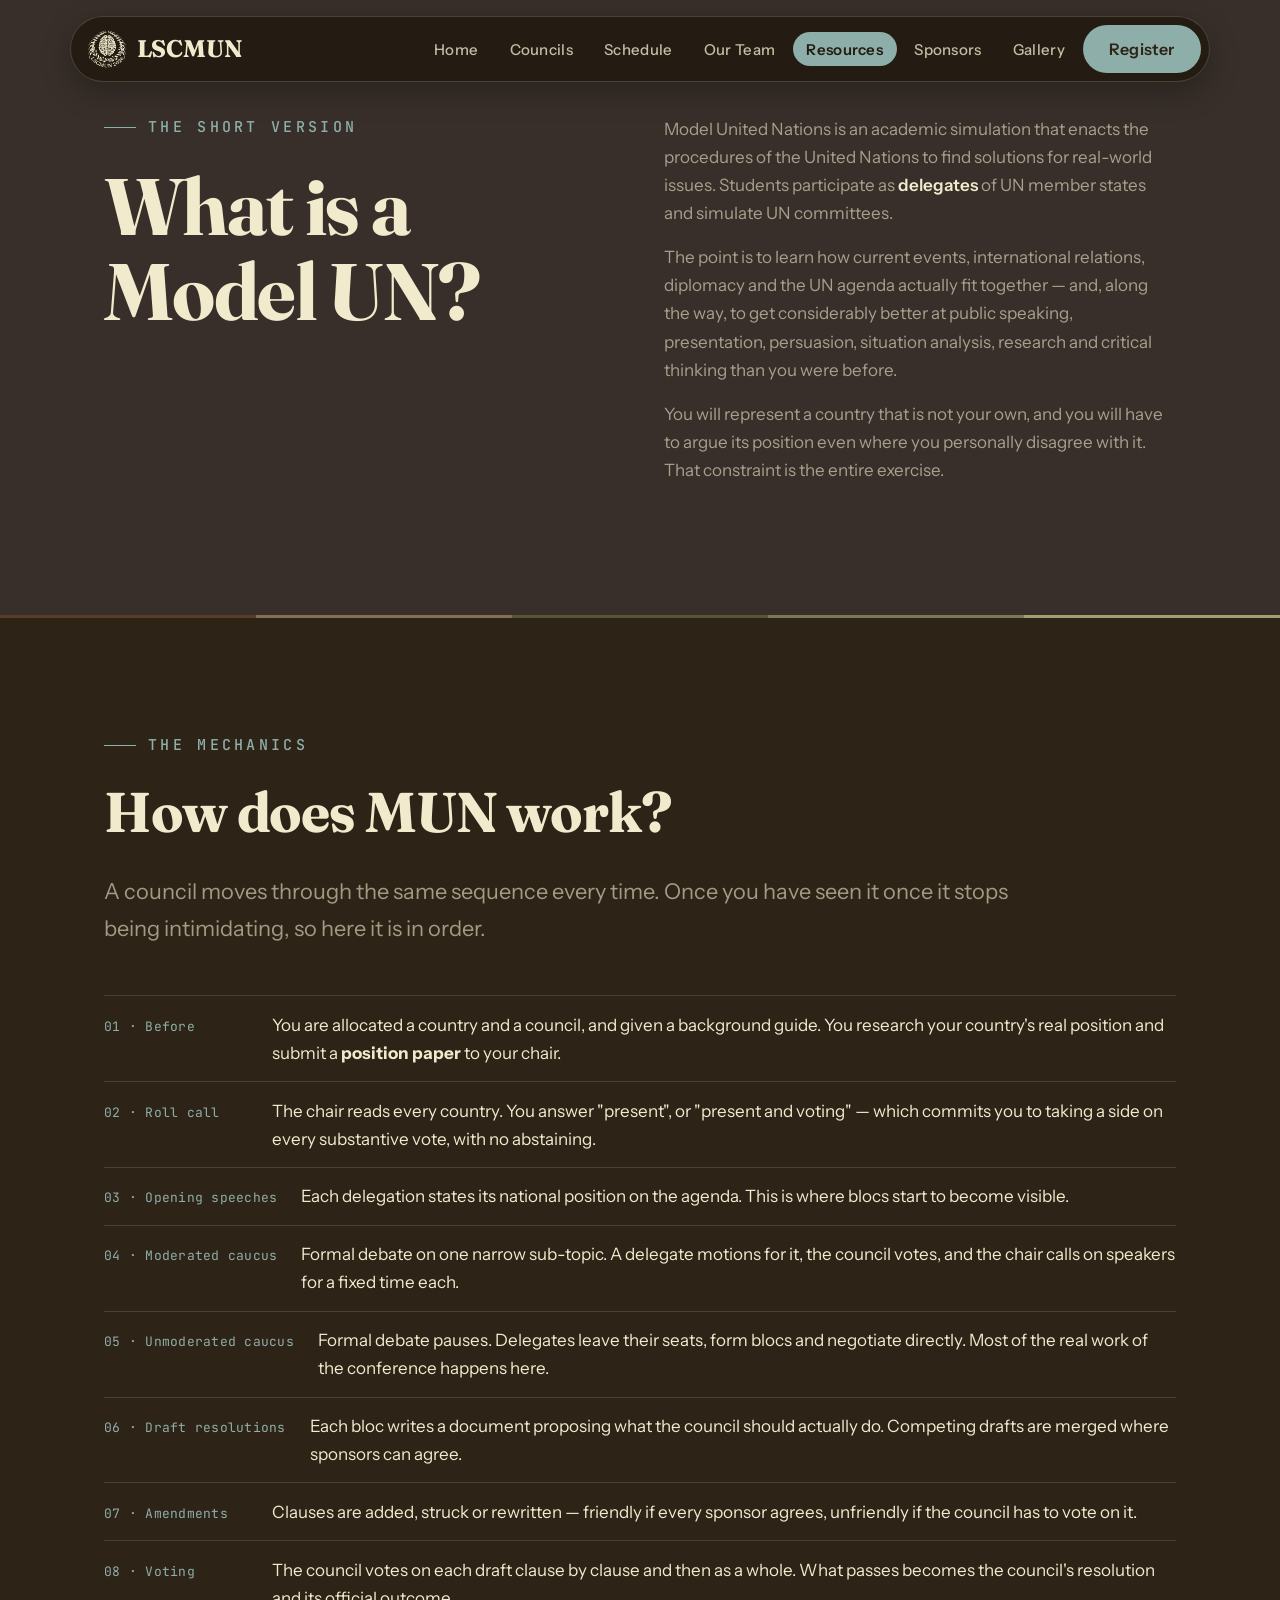
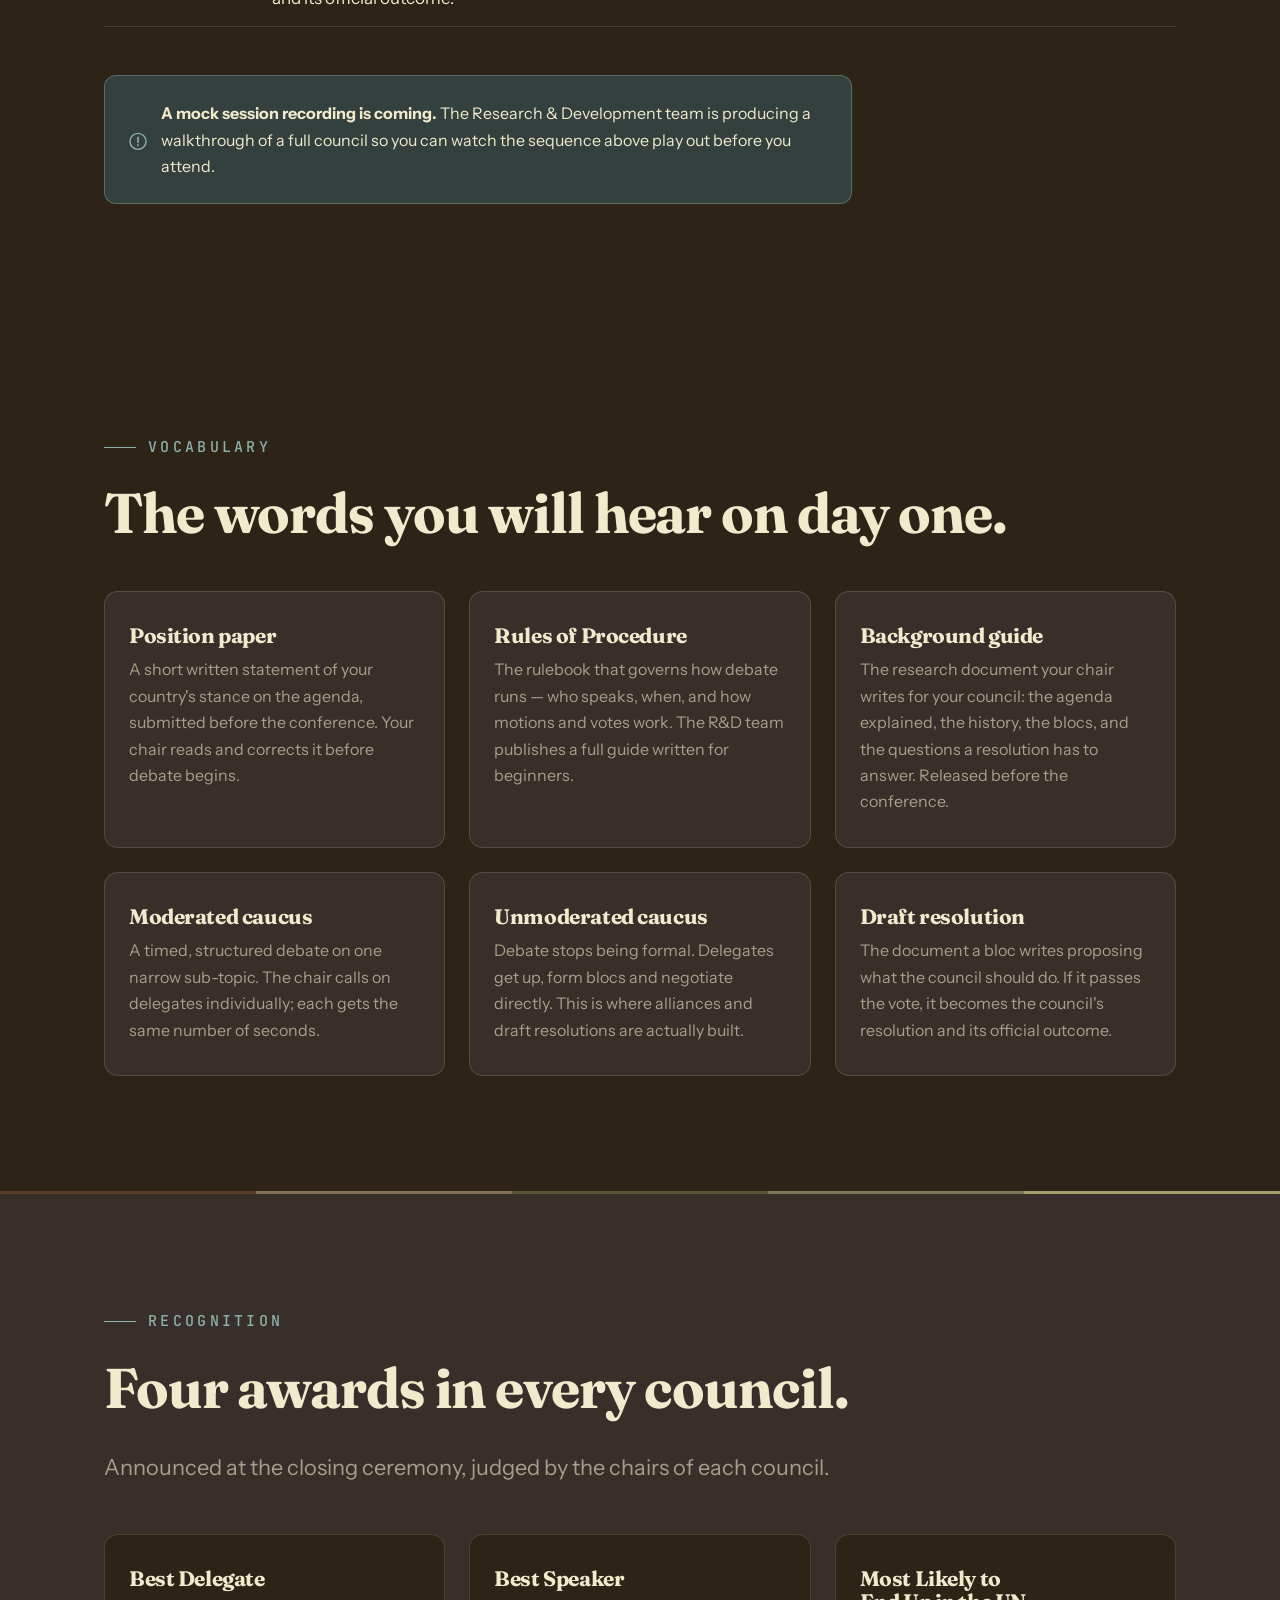
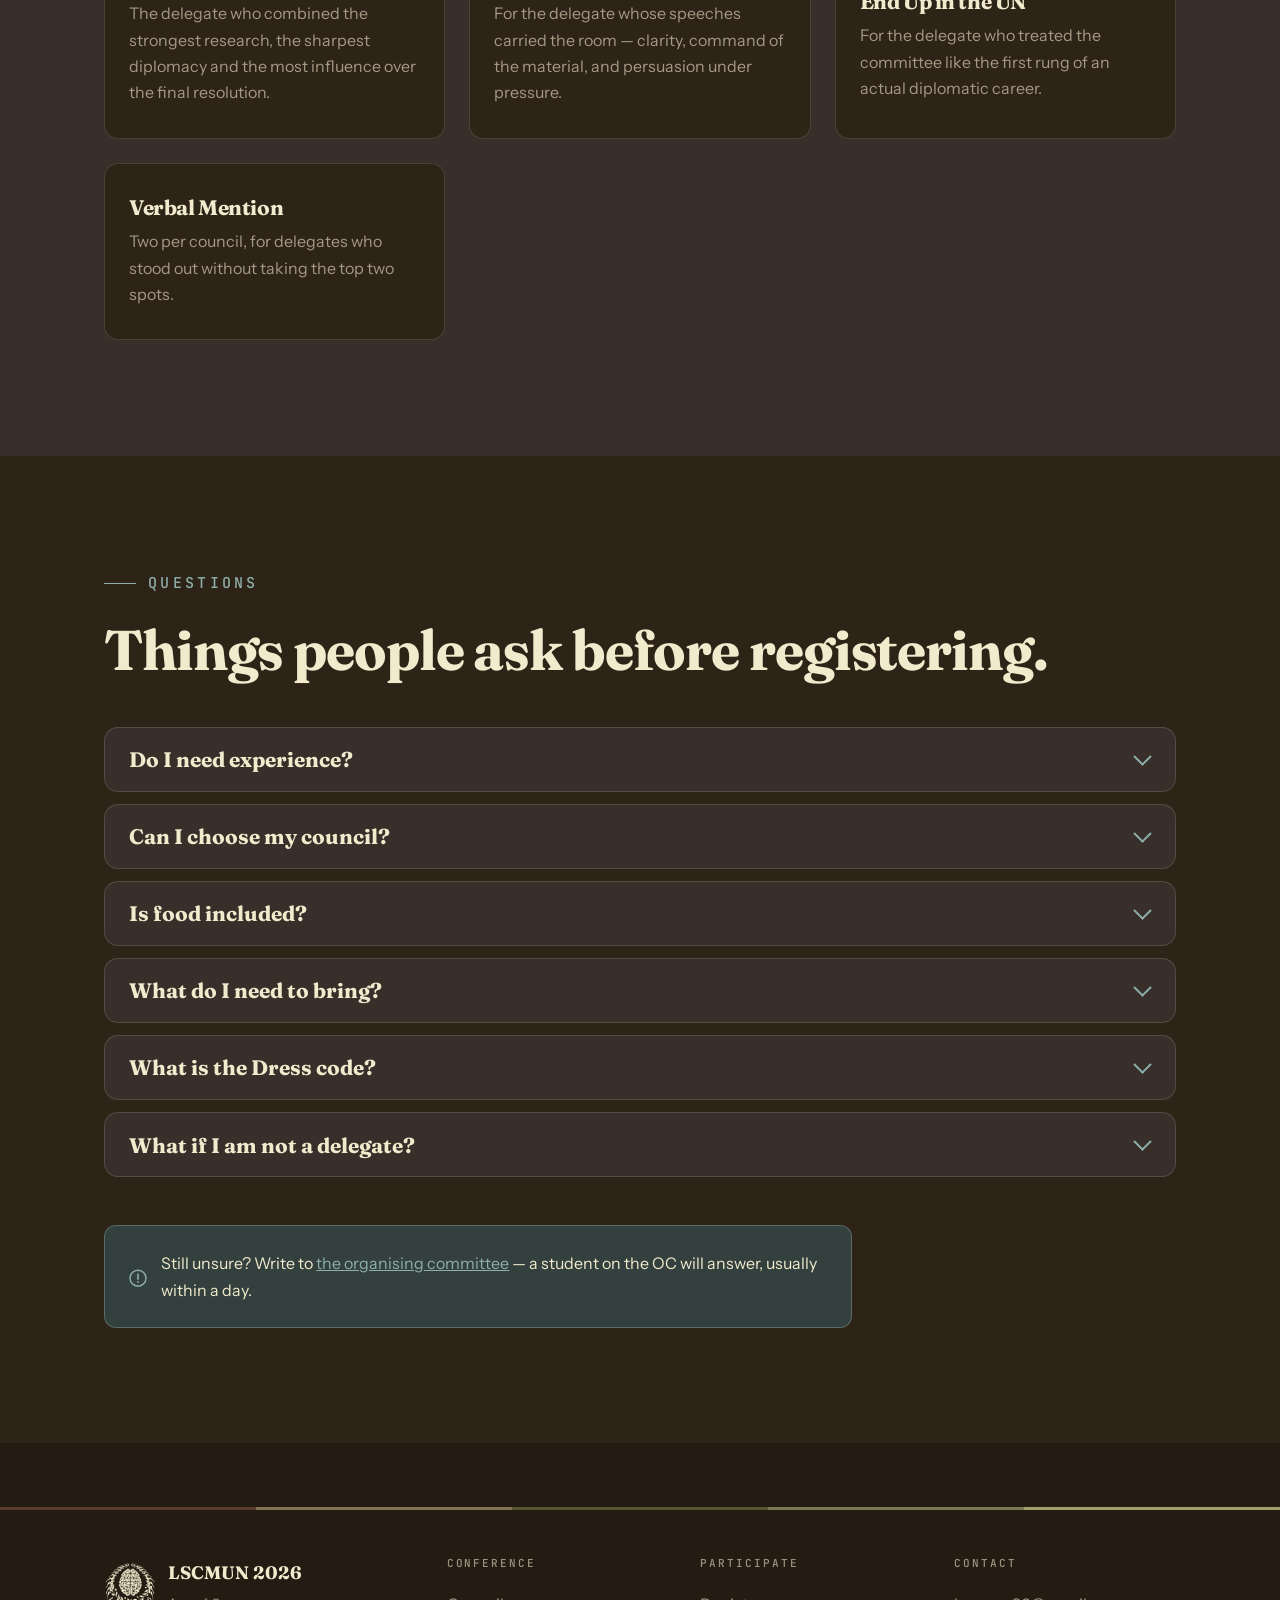
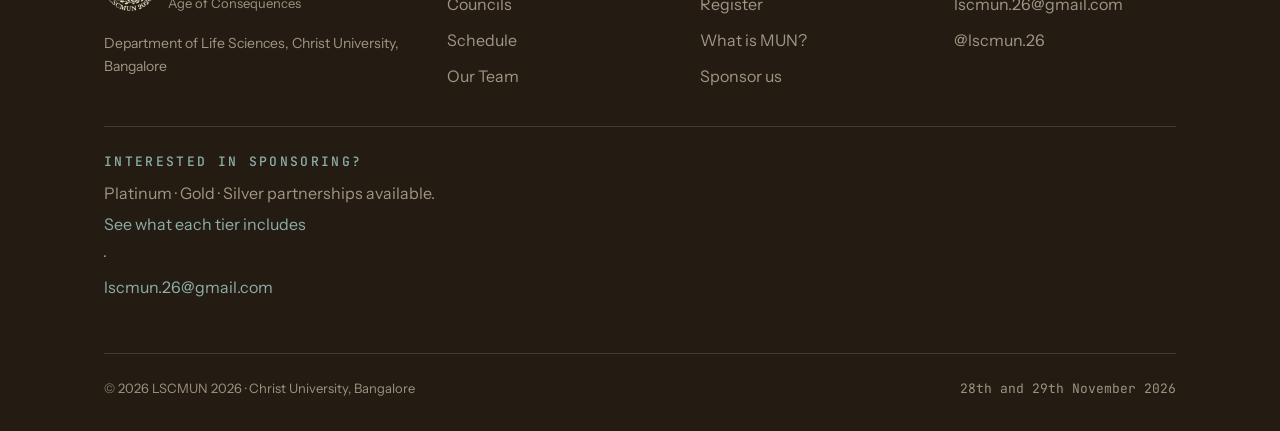
<file: resources.html>
<!DOCTYPE html>
<html lang="en">
<head>
<meta charset="utf-8">
<meta name="viewport" content="width=device-width, initial-scale=1">
<title>Resources — LSCMUN 2026</title>
<meta name="description" content="What Model UN is, what a delegate does, how councils work, the awards on offer, and answers to the questions first-time delegates ask.">
<link rel="icon" href="assets/img/lscmun-mark-cream-sm.png">
<link rel="preconnect" href="https://fonts.googleapis.com">
<link rel="preconnect" href="https://fonts.gstatic.com" crossorigin>
<link rel="stylesheet" href="assets/css/site.css">
</head>
<body>
<a class="skip" href="#main">Skip to main content</a>
<div data-nav></div>

<main id="main">
  <section class="section section--raised">
    <div class="wrap">
      <div class="grid grid--2" style="gap:var(--s5)">
        <div class="reveal">
          <p class="eyebrow">The short version</p>
          <h1 class="h-xl u-mb4">What is a Model UN?</h1>
        </div>
        <div class="reveal" data-delay="80">
          <div class="prose">
            <p>Model United Nations is an academic simulation that enacts the procedures of the United Nations to
              find solutions for real-world issues. Students participate as <strong>delegates</strong> of UN member
              states and simulate UN committees.</p>
            <p>The point is to learn how current events, international relations, diplomacy and the UN agenda
              actually fit together — and, along the way, to get considerably better at public speaking,
              presentation, persuasion, situation analysis, research and critical thinking than you were before.</p>
            <p>You will represent a country that is not your own, and you will have to argue its position even where
              you personally disagree with it. That constraint is the entire exercise.</p>
          </div>
        </div>
      </div>
    </div>
  </section>

  <div data-strata data-thin></div>

  <!-- ============ HOW DOES MUN WORK ============ -->
  <section class="section">
    <div class="wrap">
      <p class="eyebrow reveal">The mechanics</p>
      <h2 class="h-lg u-mb4 reveal">How does MUN work?</h2>
      <p class="lede u-mb5 reveal">
        A council moves through the same sequence every time. Once you have seen it once it stops being
        intimidating, so here it is in order.
      </p>

      <div class="sched reveal">
        <div class="sched__row"><div class="sched__time">01 · Before</div>
          <div class="sched__what">You are allocated a country and a council, and given a background guide. You
            research your country's real position and submit a <strong>position paper</strong> to your chair.</div></div>
        <div class="sched__row"><div class="sched__time">02 · Roll call</div>
          <div class="sched__what">The chair reads every country. You answer "present", or "present and voting" —
            which commits you to taking a side on every substantive vote, with no abstaining.</div></div>
        <div class="sched__row"><div class="sched__time">03 · Opening speeches</div>
          <div class="sched__what">Each delegation states its national position on the agenda. This is where blocs
            start to become visible.</div></div>
        <div class="sched__row"><div class="sched__time">04 · Moderated caucus</div>
          <div class="sched__what">Formal debate on one narrow sub-topic. A delegate motions for it, the council
            votes, and the chair calls on speakers for a fixed time each.</div></div>
        <div class="sched__row"><div class="sched__time">05 · Unmoderated caucus</div>
          <div class="sched__what">Formal debate pauses. Delegates leave their seats, form blocs and negotiate
            directly. Most of the real work of the conference happens here.</div></div>
        <div class="sched__row"><div class="sched__time">06 · Draft resolutions</div>
          <div class="sched__what">Each bloc writes a document proposing what the council should actually do.
            Competing drafts are merged where sponsors can agree.</div></div>
        <div class="sched__row"><div class="sched__time">07 · Amendments</div>
          <div class="sched__what">Clauses are added, struck or rewritten — friendly if every sponsor agrees,
            unfriendly if the council has to vote on it.</div></div>
        <div class="sched__row"><div class="sched__time">08 · Voting</div>
          <div class="sched__what">The council votes on each draft clause by clause and then as a whole. What
            passes becomes the council's resolution and its official outcome.</div></div>
      </div>

      <div class="notice u-mt5 reveal" style="max-width:var(--measure)">
        <svg width="18" height="18" viewBox="0 0 18 18" fill="none" aria-hidden="true">
          <circle cx="9" cy="9" r="8" stroke="currentColor" stroke-width="1.4"/>
          <path d="M9 5v5M9 12.5v.5" stroke="currentColor" stroke-width="1.6" stroke-linecap="round"/>
        </svg>
        <div><strong>A mock session recording is coming.</strong> The Research &amp; Development team is producing a
          walkthrough of a full council so you can watch the sequence above play out before you attend.</div>
      </div>
    </div>
  </section>

  <section class="section">
    <div class="wrap">
      <p class="eyebrow reveal">Vocabulary</p>
      <h2 class="h-lg u-mb5 reveal">The words you will hear on day one.</h2>
      <div class="grid grid--3">
        <div class="card reveal"><h3>Position paper</h3><p>A short written statement of your country's stance on the agenda, submitted before the conference. Your chair reads and corrects it before debate begins.</p></div>
        <div class="card reveal" data-delay="60"><h3>Rules of Procedure</h3><p>The rulebook that governs how debate runs — who speaks, when, and how motions and votes work. The R&amp;D team publishes a full guide written for beginners.</p></div>
        <div class="card reveal" data-delay="120"><h3>Background guide</h3><p>The research document your chair writes for your council: the agenda explained, the history, the blocs, and the questions a resolution has to answer. Released before the conference.</p></div>
        <div class="card reveal"><h3>Moderated caucus</h3><p>A timed, structured debate on one narrow sub-topic. The chair calls on delegates individually; each gets the same number of seconds.</p></div>
        <div class="card reveal" data-delay="60"><h3>Unmoderated caucus</h3><p>Debate stops being formal. Delegates get up, form blocs and negotiate directly. This is where alliances and draft resolutions are actually built.</p></div>
        <div class="card reveal" data-delay="120"><h3>Draft resolution</h3><p>The document a bloc writes proposing what the council should do. If it passes the vote, it becomes the council's resolution and its official outcome.</p></div>
      </div>
    </div>
  </section>

  <div data-strata data-thin></div>

  <section class="section section--raised">
    <div class="wrap">
      <p class="eyebrow reveal">Recognition</p>
      <h2 class="h-lg u-mb4 reveal">Four awards in every council.</h2>
      <p class="lede u-mb5 reveal">Announced at the closing ceremony, judged by the chairs of each council.</p>
      <div class="grid grid--3" data-awards></div>
    </div>
  </section>

  <section class="section">
    <div class="wrap">
      <p class="eyebrow reveal">Questions</p>
      <h2 class="h-lg u-mb5 reveal">Things people ask before registering.</h2>
      <div class="reveal">
        <details class="faq">
          <summary>Do I need experience?</summary>
          <div class="faq__inner"><div><p>No. Delegate training is run by your chairs before the conference, and the Rules of Procedure guide is written specifically for people who have never done this. A majority of delegates will be first-timers.</p></div></div>
        </details>
        <details class="faq">
          <summary>Can I choose my council?</summary>
          <div class="faq__inner"><div><p>You rank three preferences when you register. Your preferences will be considered, based on your experiences and availability of the council position. Most people get one of their three.</p></div></div>
        </details>
        <details class="faq">
          <summary>Is food included?</summary>
          <div class="faq__inner"><div><p>Yes. Catered lunch, in-council breakfast and snack breaks on both days, arranged around vegetarian, non-vegetarian, and allergen requirements. Tell us yours on the registration form.</p></div></div>
        </details>
        <details class="faq">
          <summary>What do I need to bring?</summary>
          <div class="faq__inner"><div><p>Christ ID Card</p></div></div>
        </details>
        <details class="faq">
          <summary>What is the Dress code?</summary>
          <div class="faq__inner"><div><p>Formal attire.</p></div></div>
        </details>
        <details class="faq">
          <summary>What if I am not a delegate?</summary>
          <div class="faq__inner"><div><p>Press, security and runner roles will open later — they cost less and are a genuinely good way to see how a conference works from the inside before committing to a council. Chairperson applications are open right now.</p></div></div>
        </details>
      </div>
      <div class="notice u-mt5 reveal" style="max-width:var(--measure)">
        <svg width="18" height="18" viewBox="0 0 18 18" fill="none" aria-hidden="true">
          <circle cx="9" cy="9" r="8" stroke="currentColor" stroke-width="1.4"/>
          <path d="M9 5v5M9 12.5v.5" stroke="currentColor" stroke-width="1.6" stroke-linecap="round"/>
        </svg>
        <div>Still unsure? Write to <a data-email href="#" style="color:var(--accent)">the organising committee</a> — a
          student on the OC will answer, usually within a day.</div>
      </div>
    </div>
  </section>
</main>

<div data-footer></div>
<script src="assets/js/config.js"></script>
<script src="assets/js/data.js"></script>
<script src="assets/js/site.js"></script>
</body>
</html>
</file>
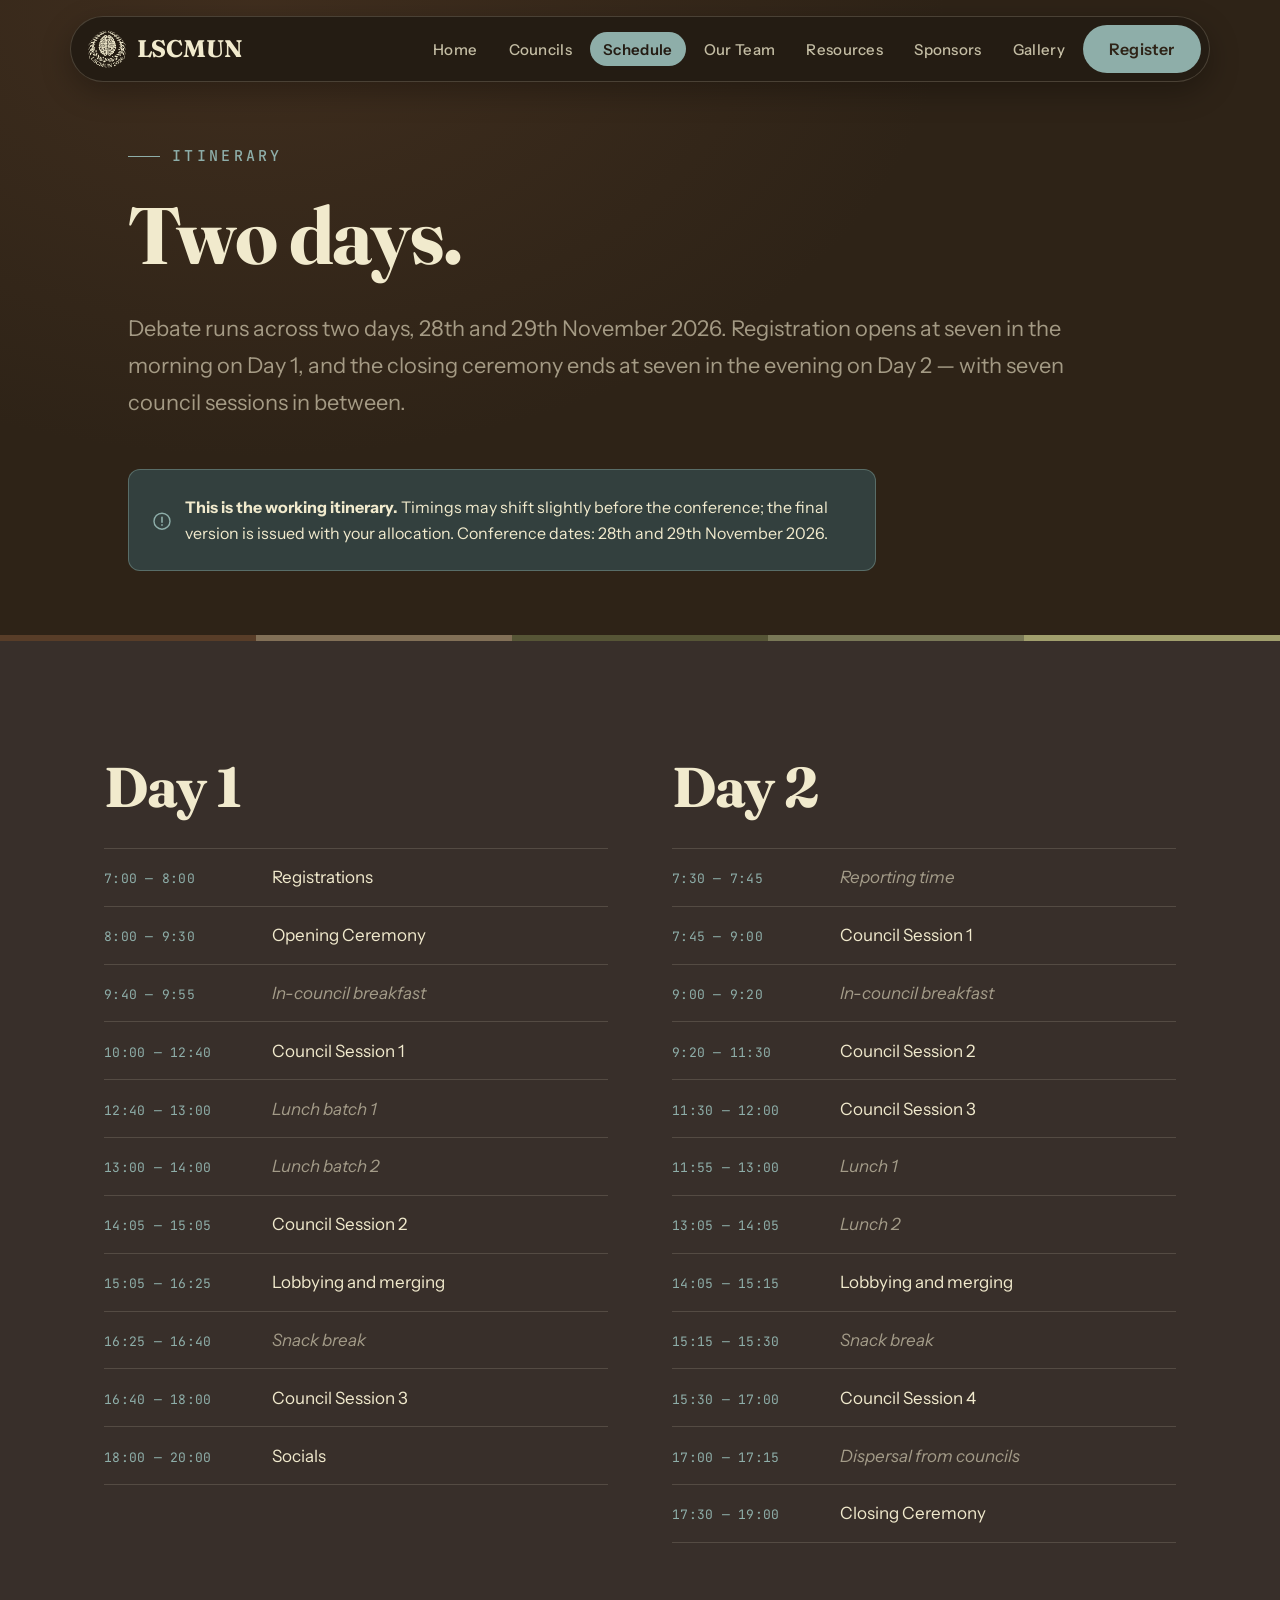
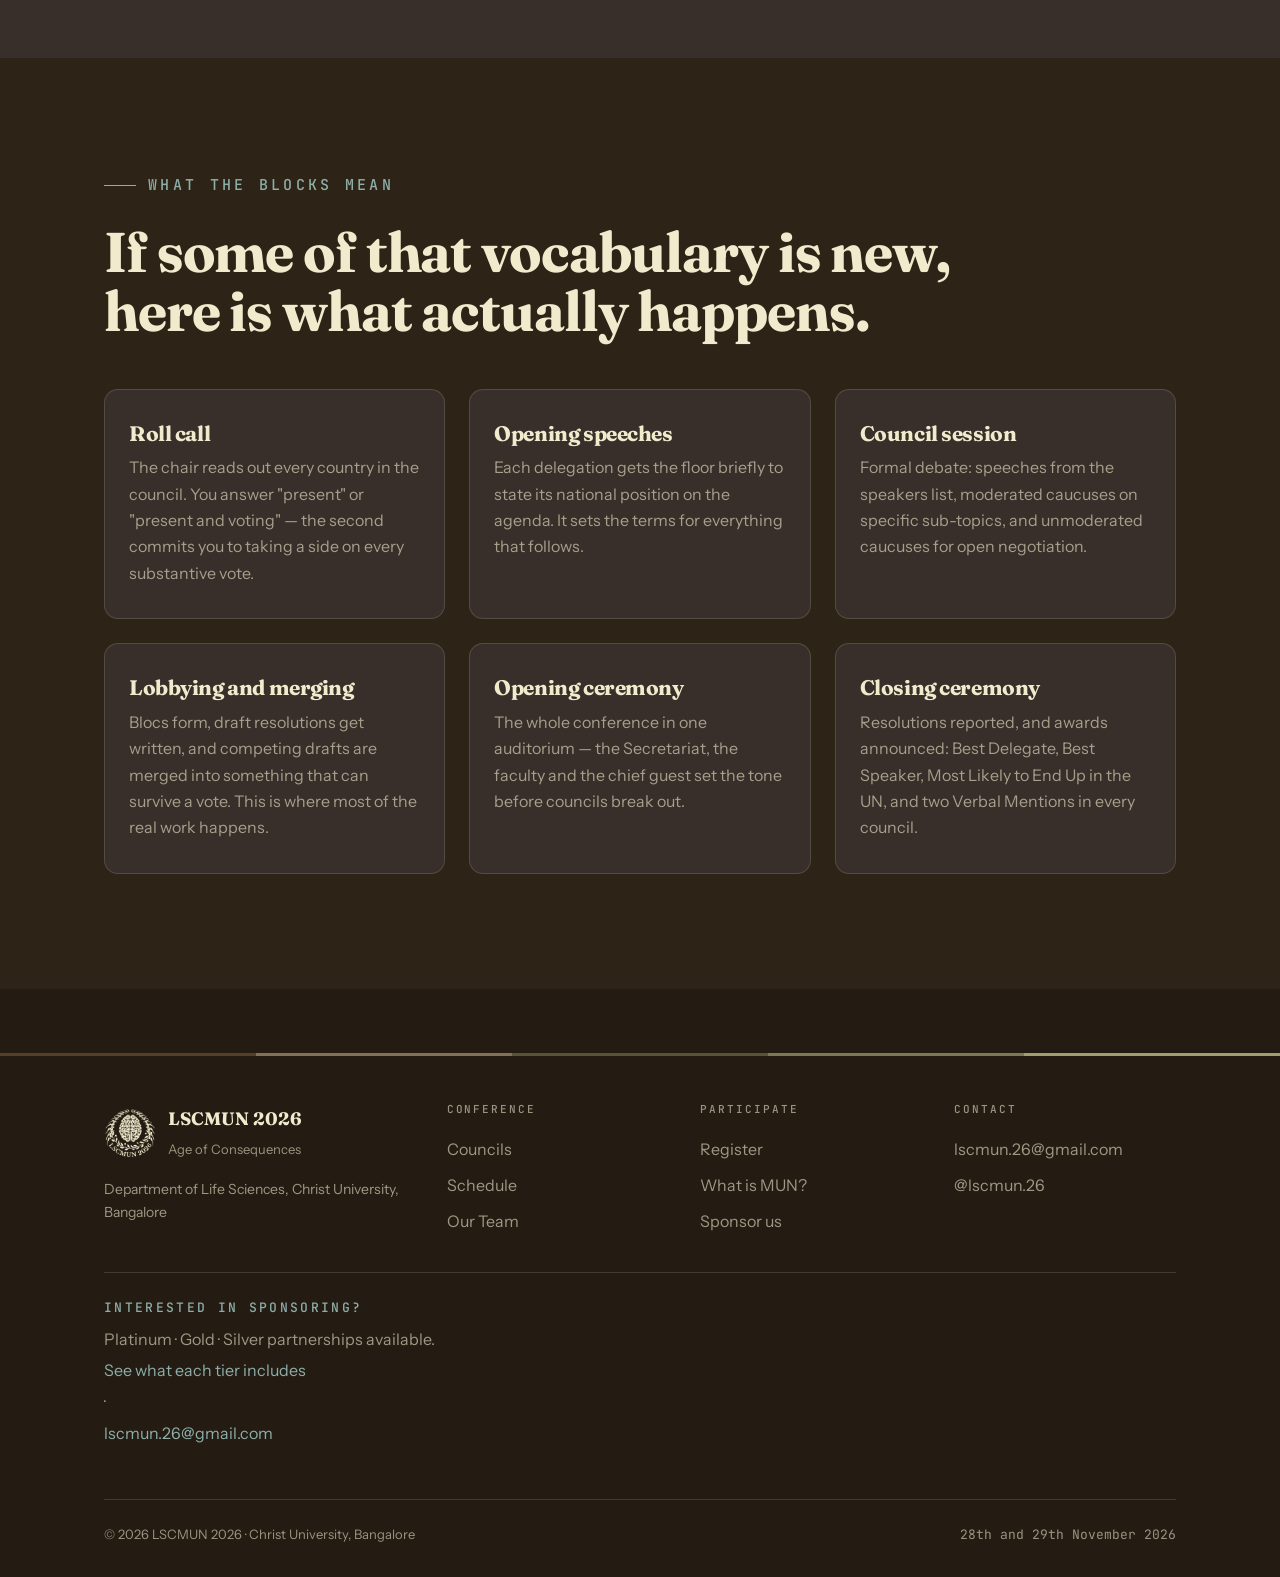
<file: schedule.html>
<!DOCTYPE html>
<html lang="en">
<head>
<meta charset="utf-8">
<meta name="viewport" content="width=device-width, initial-scale=1">
<title>Schedule — LSCMUN 2026</title>
<meta name="description" content="The two-day itinerary for LSCMUN 2026: opening ceremony, five council sessions, lobbying and merging, and the closing ceremony.">
<link rel="icon" href="assets/img/lscmun-mark-cream-sm.png">
<link rel="preconnect" href="https://fonts.googleapis.com">
<link rel="preconnect" href="https://fonts.gstatic.com" crossorigin>
<link rel="stylesheet" href="assets/css/site.css">
</head>
<body>
<a class="skip" href="#main">Skip to main content</a>
<div data-nav></div>

<main id="main">
  <header class="phead">
    <div class="wrap">
      <p class="eyebrow">Itinerary</p>
      <h1 class="h-xl u-mb4">Two days.</h1>
      <p class="lede">
        Debate runs across two days, 28th and 29th November 2026. Registration opens at seven in the morning on
        Day 1, and the closing ceremony ends at seven in the evening on Day 2 — with seven council sessions in between.
      </p>
      <div class="notice u-mt5" style="max-width:var(--measure)">
        <svg width="18" height="18" viewBox="0 0 18 18" fill="none" aria-hidden="true">
          <circle cx="9" cy="9" r="8" stroke="currentColor" stroke-width="1.4"/>
          <path d="M9 5v5M9 12.5v.5" stroke="currentColor" stroke-width="1.6" stroke-linecap="round"/>
        </svg>
        <div>
          <strong>This is the working itinerary.</strong> Timings may shift slightly before the conference; the
          final version is issued with your allocation. Conference dates: <span data-cfg="dates.display">To be announced</span>.
        </div>
      </div>
    </div>
  </header>

  <div data-strata></div>

  <section class="section section--raised">
    <div class="wrap">
      <div class="grid grid--2" style="gap:var(--s6)" data-schedule></div>
    </div>
  </section>

  <section class="section">
    <div class="wrap">
      <p class="eyebrow reveal">What the blocks mean</p>
      <h2 class="h-lg u-mb5 reveal" style="max-width:24ch">If some of that vocabulary is new, here is what actually happens.</h2>
      <div class="grid grid--3">
        <div class="card reveal">
          <h3>Roll call</h3>
          <p>The chair reads out every country in the council. You answer "present" or "present and voting" — the second commits you to taking a side on every substantive vote.</p>
        </div>
        <div class="card reveal" data-delay="60">
          <h3>Opening speeches</h3>
          <p>Each delegation gets the floor briefly to state its national position on the agenda. It sets the terms for everything that follows.</p>
        </div>
        <div class="card reveal" data-delay="120">
          <h3>Council session</h3>
          <p>Formal debate: speeches from the speakers list, moderated caucuses on specific sub-topics, and unmoderated caucuses for open negotiation.</p>
        </div>
        <div class="card reveal">
          <h3>Lobbying and merging</h3>
          <p>Blocs form, draft resolutions get written, and competing drafts are merged into something that can survive a vote. This is where most of the real work happens.</p>
        </div>
        <div class="card reveal" data-delay="60">
          <h3>Opening ceremony</h3>
          <p>The whole conference in one auditorium — the Secretariat, the faculty and the chief guest set the tone before councils break out.</p>
        </div>
        <div class="card reveal" data-delay="120">
          <h3>Closing ceremony</h3>
          <p>Resolutions reported, and awards announced: Best Delegate, Best Speaker, Most Likely to End Up in the UN, and two Verbal Mentions in every council.</p>
        </div>
      </div>
    </div>
  </section>
</main>

<div data-footer></div>
<script src="assets/js/config.js"></script>
<script src="assets/js/data.js"></script>
<script src="assets/js/site.js"></script>
</body>
</html>
</file>
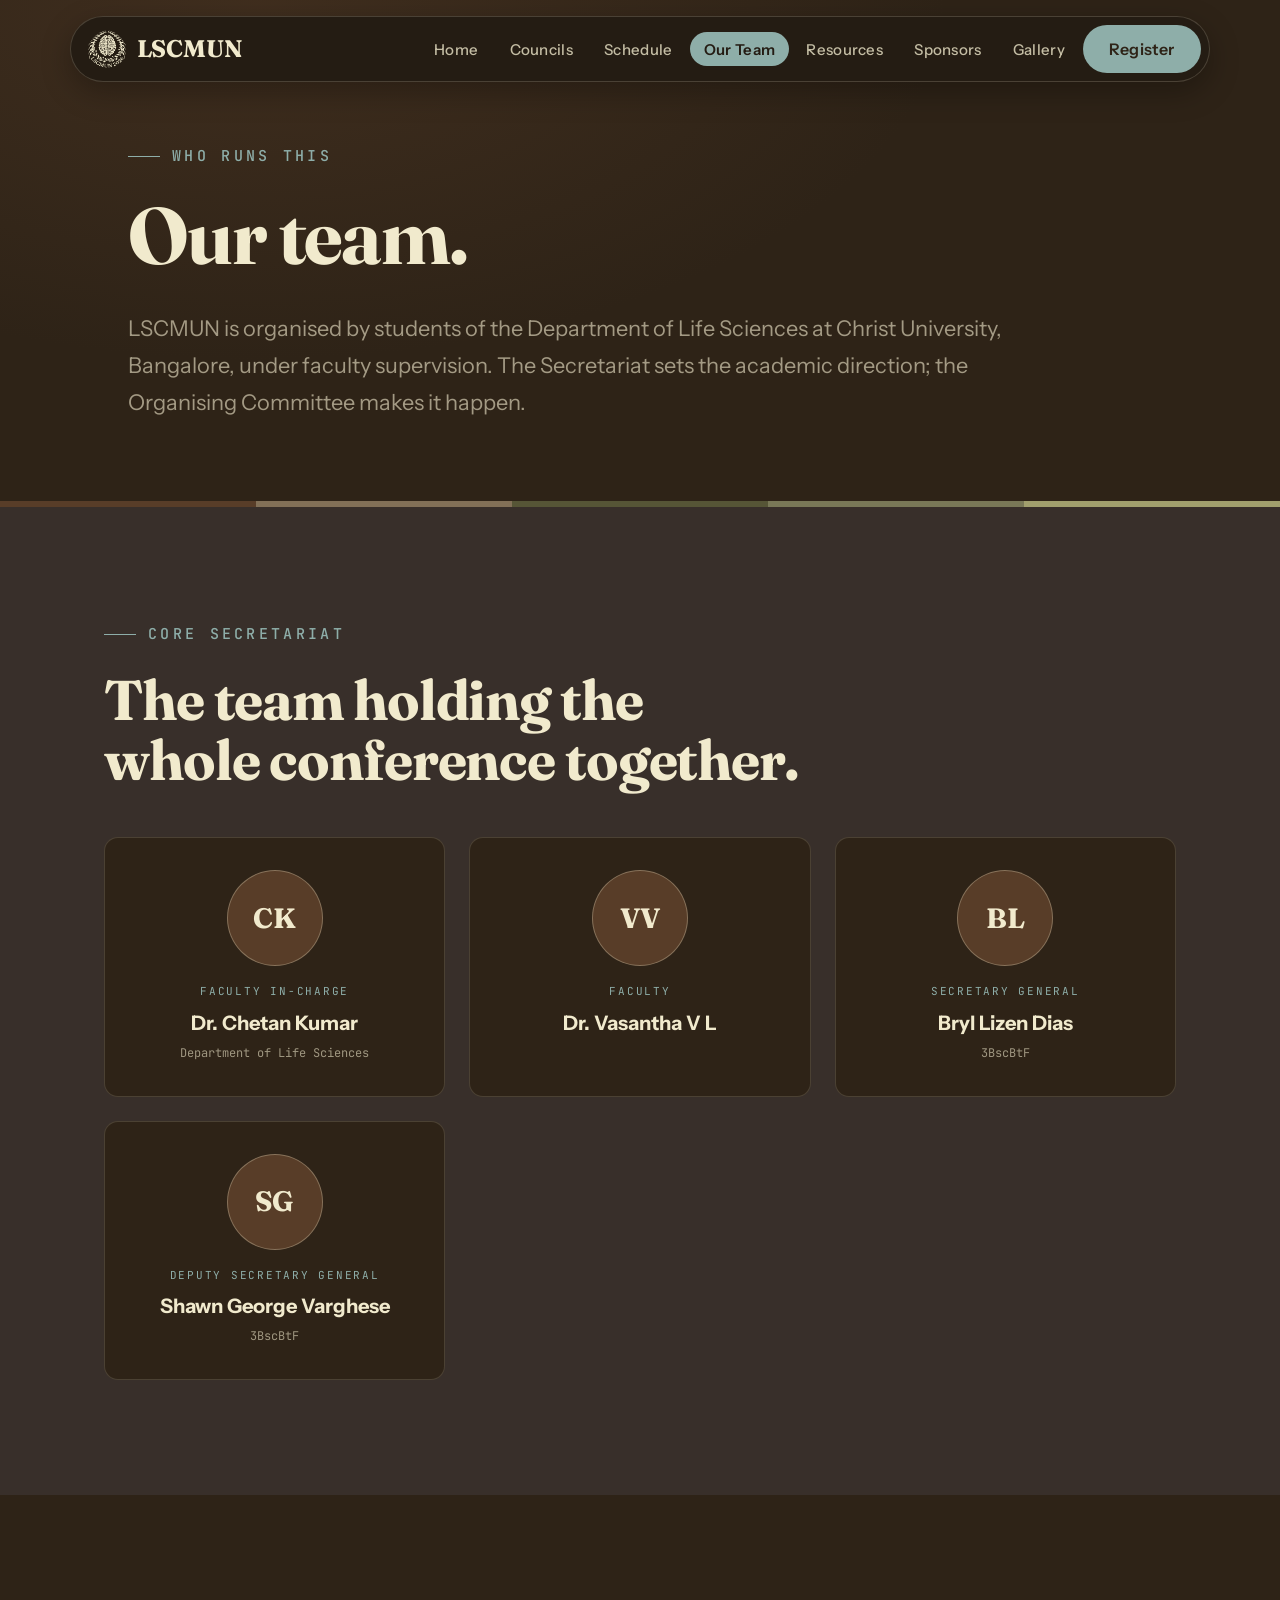
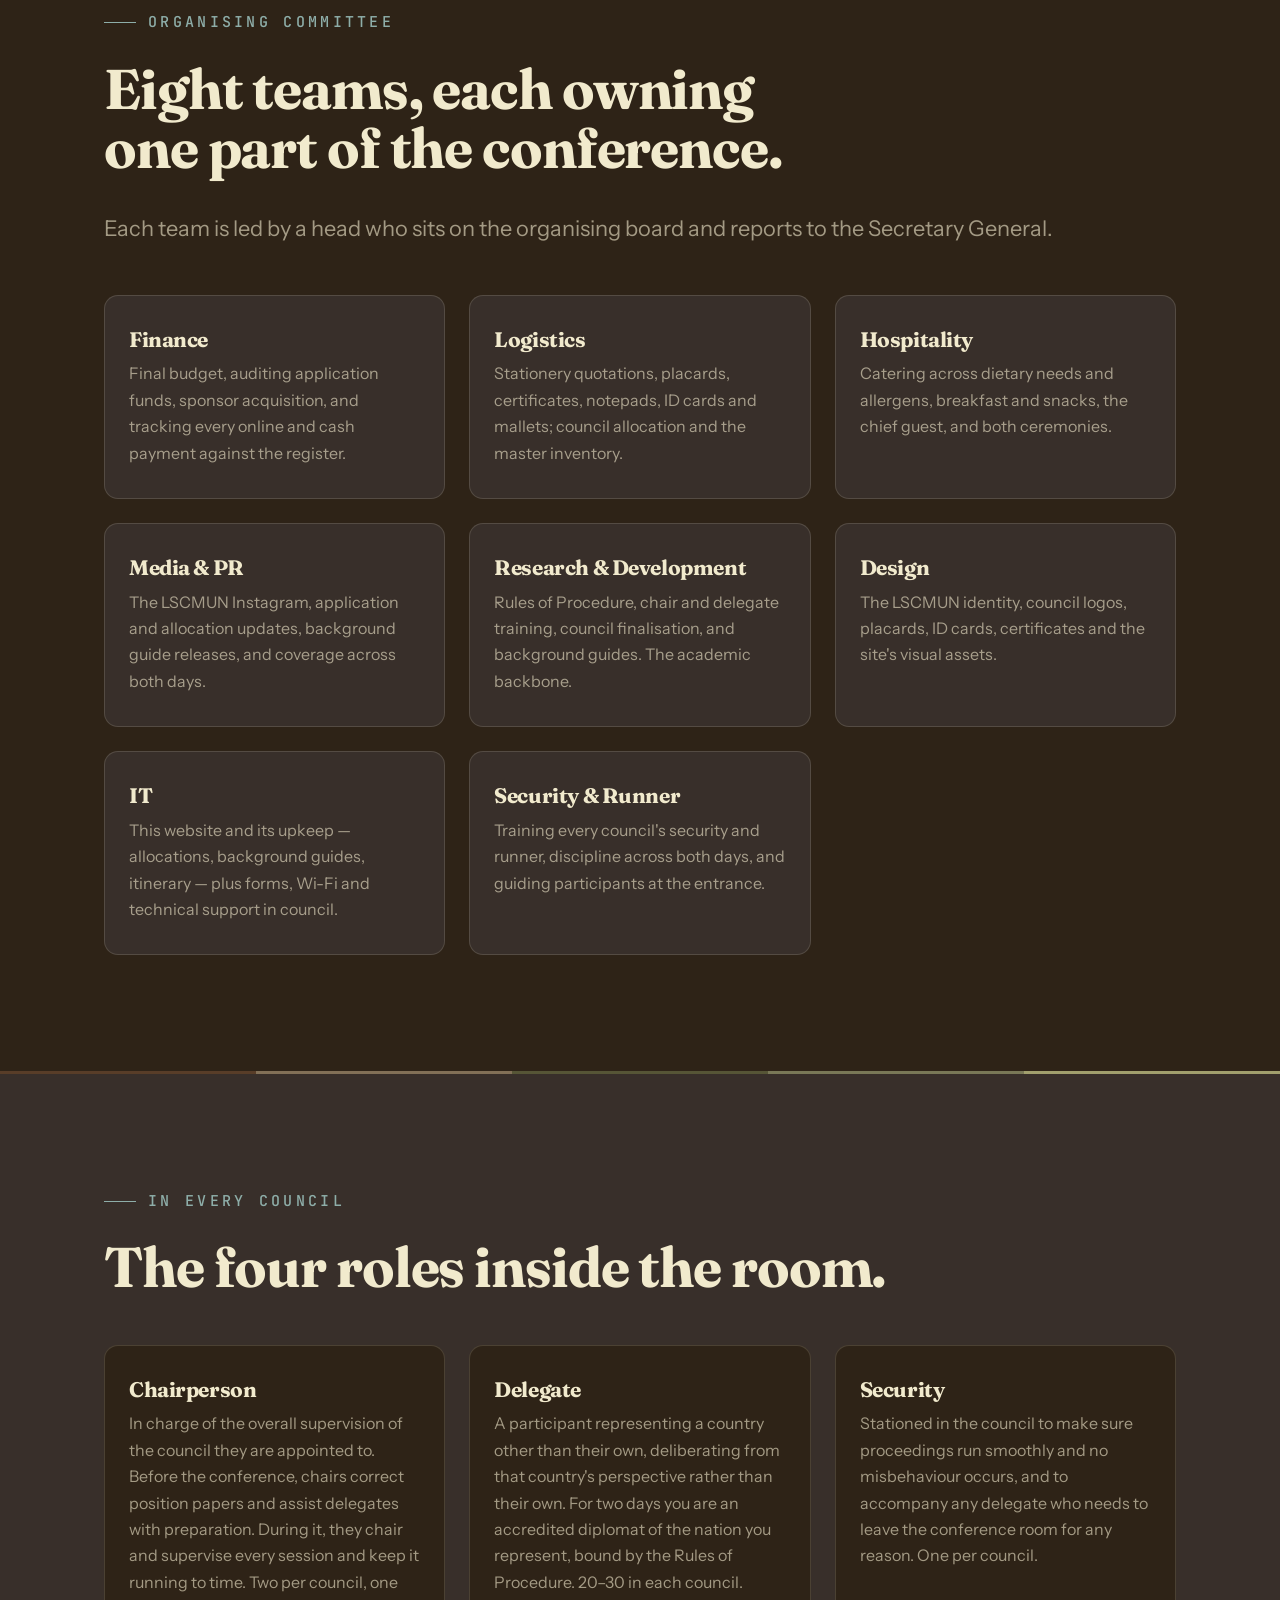
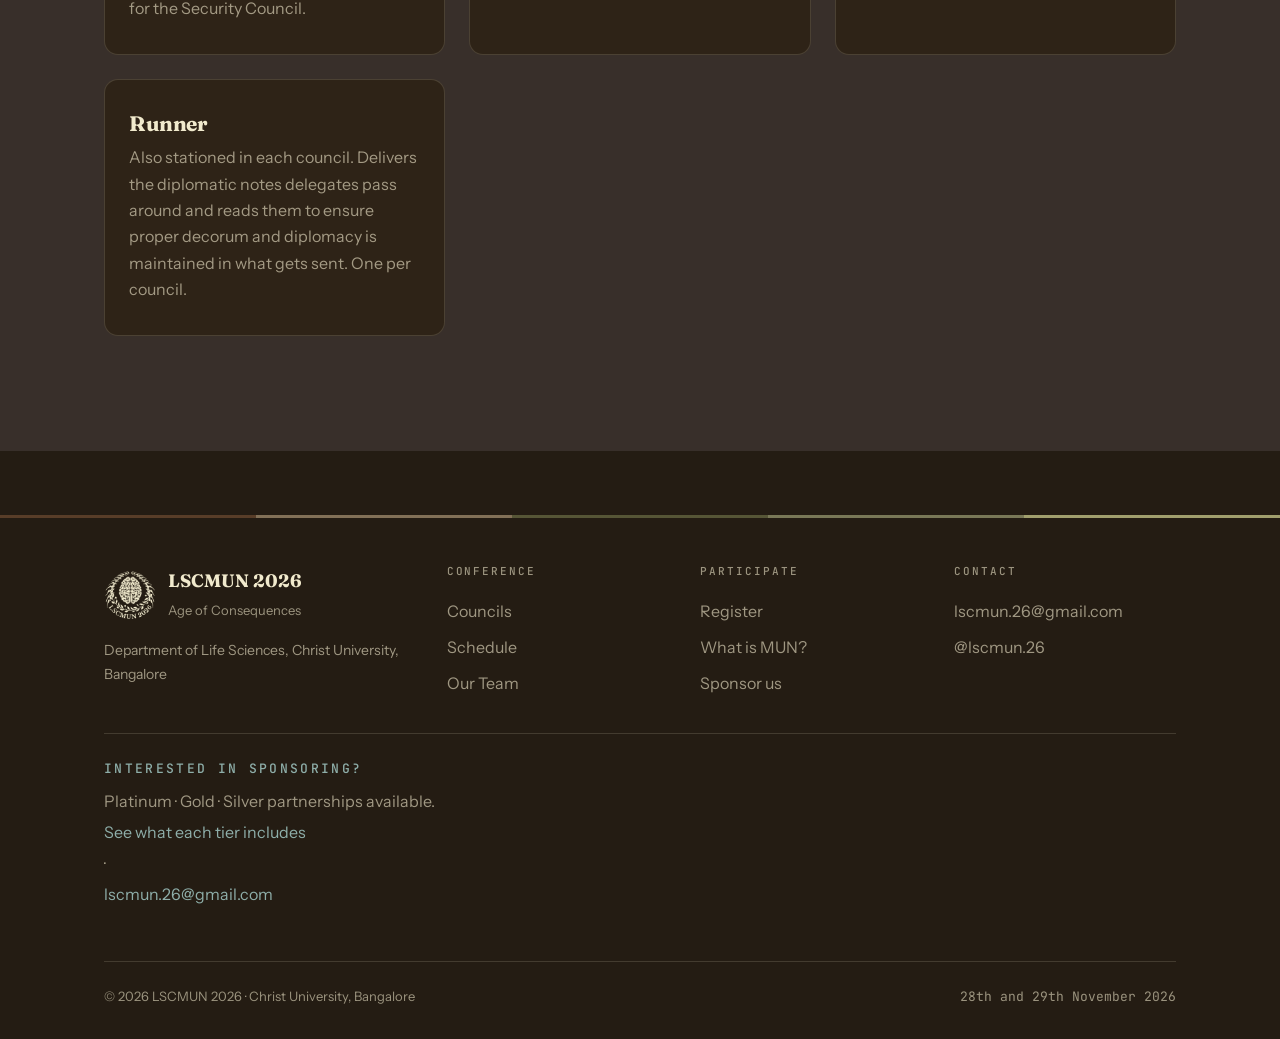
<file: secretariat.html>
<!DOCTYPE html>
<html lang="en">
<head>
<meta charset="utf-8">
<meta name="viewport" content="width=device-width, initial-scale=1">
<title>Our Team — LSCMUN 2026</title>
<meta name="description" content="The faculty in-charge, Secretariat and Organising Committee running LSCMUN 2026 at Christ University, Bangalore.">
<link rel="icon" href="assets/img/lscmun-mark-cream-sm.png">
<link rel="preconnect" href="https://fonts.googleapis.com">
<link rel="preconnect" href="https://fonts.gstatic.com" crossorigin>
<link rel="stylesheet" href="assets/css/site.css">
</head>
<body>
<a class="skip" href="#main">Skip to main content</a>
<div data-nav></div>

<main id="main">
  <header class="phead">
    <div class="wrap">
      <p class="eyebrow">Who runs this</p>
      <h1 class="h-xl u-mb4">Our team.</h1>
      <p class="lede">
        LSCMUN is organised by students of the <span data-cfg="department">Department of Life Sciences</span> at
        <span data-cfg="institution">Christ University, Bangalore</span>, under faculty supervision. The Secretariat
        sets the academic direction; the Organising Committee makes it happen.
      </p>
    </div>
  </header>

  <div data-strata></div>

  <section class="section section--raised">
    <div class="wrap">
      <p class="eyebrow reveal">Core Secretariat</p>
      <h2 class="h-lg u-mb5 reveal">The team holding the whole conference together.</h2>
      <div class="grid grid--3" data-people></div>
    </div>
  </section>

  <section class="section">
    <div class="wrap">
      <p class="eyebrow reveal">Organising Committee</p>
      <h2 class="h-lg u-mb4 reveal" style="max-width:22ch">Eight teams, each owning one part of the conference.</h2>
      <p class="lede u-mb5 reveal">
        Each team is led by a head who sits on the organising board and reports to the Secretary General.
      </p>
      <div class="grid grid--2" data-oc></div>
    </div>
  </section>

  <div data-strata data-thin></div>

  <section class="section section--raised">
    <div class="wrap">
      <p class="eyebrow reveal">In every council</p>
      <h2 class="h-lg u-mb5 reveal">The four roles inside the room.</h2>
      <div class="grid grid--2">
        <div class="card reveal">
          <h3>Chairperson</h3>
          <p>In charge of the overall supervision of the council they are appointed to. Before the conference, chairs
            correct position papers and assist delegates with preparation. During it, they chair and supervise every
            session and keep it running to time. Two per council, one for the Security Council.</p>
        </div>
        <div class="card reveal" data-delay="60">
          <h3>Delegate</h3>
          <p>A participant representing a country other than their own, deliberating from that country's perspective
            rather than their own. For two days you are an accredited diplomat of the nation you represent, bound by
            the Rules of Procedure. 20–30 in each council.</p>
        </div>
        <div class="card reveal">
          <h3>Security</h3>
          <p>Stationed in the council to make sure proceedings run smoothly and no misbehaviour occurs, and to
            accompany any delegate who needs to leave the conference room for any reason. One per council.</p>
        </div>
        <div class="card reveal" data-delay="60">
          <h3>Runner</h3>
          <p>Also stationed in each council. Delivers the diplomatic notes delegates pass around and reads them to
            ensure proper decorum and diplomacy is maintained in what gets sent. One per council.</p>
        </div>
      </div>
    </div>
  </section>
</main>

<div data-footer></div>
<script src="assets/js/config.js"></script>
<script src="assets/js/data.js"></script>
<script src="assets/js/site.js"></script>
</body>
</html>
</file>
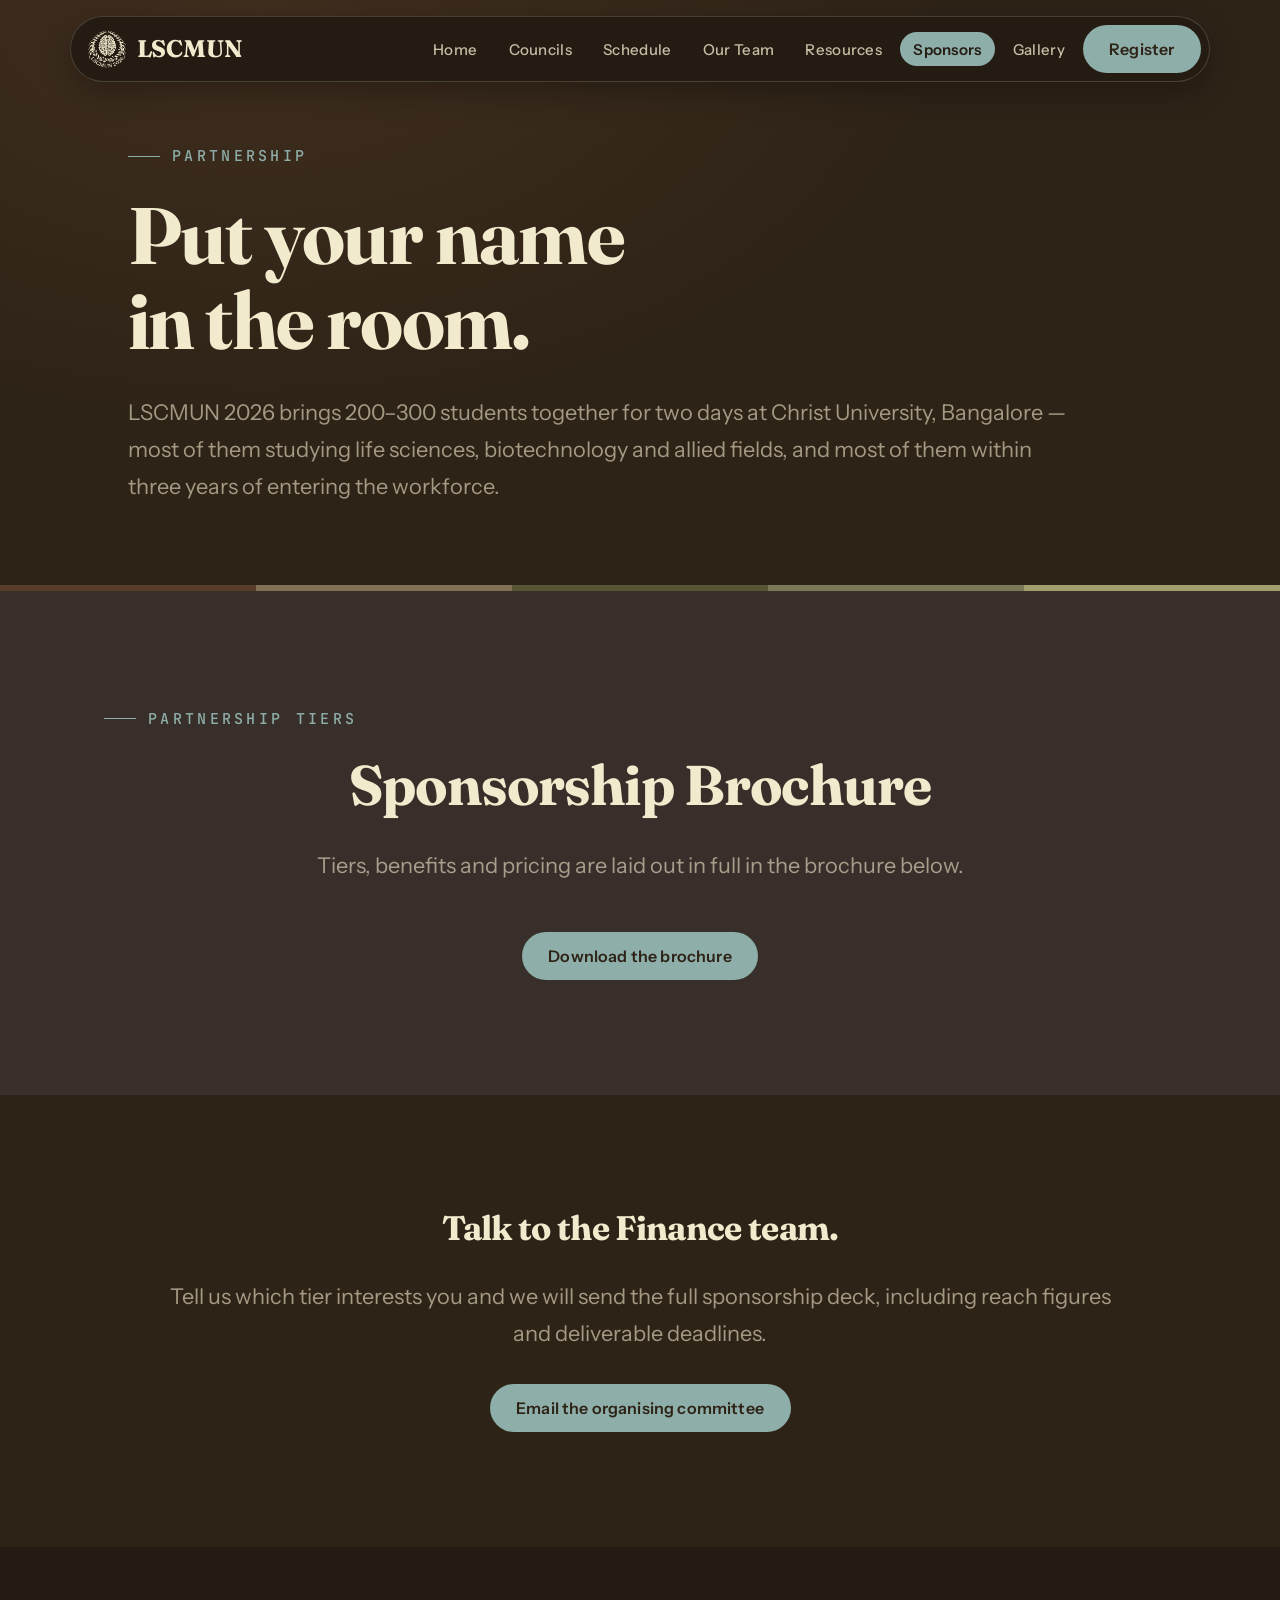
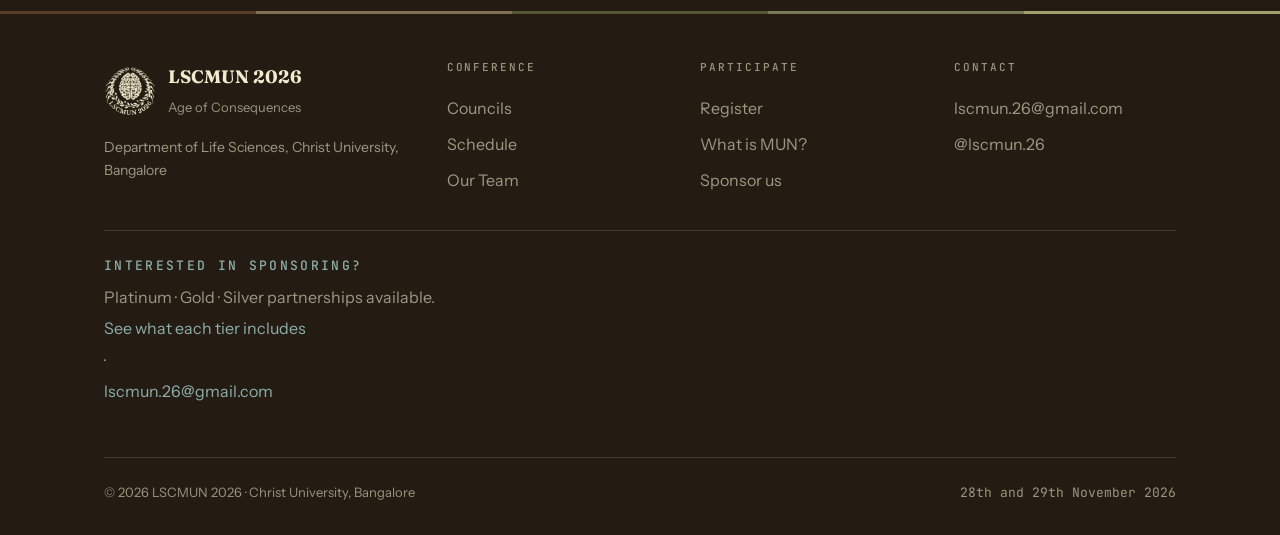
<file: sponsors.html>
<!DOCTYPE html>
<html lang="en">
<head>
<meta charset="utf-8">
<meta name="viewport" content="width=device-width, initial-scale=1">
<title>Sponsors — LSCMUN 2026</title>
<meta name="description" content="Partner with LSCMUN 2026. Platinum, Gold and Silver sponsorship tiers for a two-day conference of 400 to 500 students at Christ University, Bangalore.">
<link rel="icon" href="assets/img/lscmun-mark-cream-sm.png">
<link rel="preconnect" href="https://fonts.googleapis.com">
<link rel="preconnect" href="https://fonts.gstatic.com" crossorigin>
<link rel="stylesheet" href="assets/css/site.css">
</head>
<body>
<a class="skip" href="#main">Skip to main content</a>
<div data-nav></div>

<main id="main">
  <header class="phead">
    <div class="wrap">
      <p class="eyebrow">Partnership</p>
      <h1 class="h-xl u-mb4">Put your name<br>in the room.</h1>
      <p class="lede">
        LSCMUN 2026 brings <span data-cfg="stats.delegates">400–500</span> students together for two days at
        <span data-cfg="institution">Christ University, Bangalore</span> — most of them studying life sciences,
        biotechnology and allied fields, and most of them within three years of entering the workforce.
      </p>
    </div>
  </header>

  <div data-strata></div>

  <section class="section section--raised">
    <div class="wrap u-center">
      <p class="eyebrow reveal">Partnership tiers</p>
      <h2 class="h-lg u-mb4 reveal">Sponsorship Brochure</h2>
      <p class="lede u-mb5 reveal" style="margin-inline:auto">
        Tiers, benefits and pricing are laid out in full in the brochure below.
      </p>
      <div class="cta-row reveal--pop">
        <a class="btn btn--primary" href="assets/docs/sponsorship-brochure.pdf" download>Download the brochure</a>
      </div>
    </div>
  </section>

  <section class="section">
    <div class="wrap">
      <div class="u-center">
        <h2 class="h-md u-mb4 reveal">Talk to the Finance team.</h2>
        <p class="lede u-mb4 reveal" style="margin-inline:auto">
          Tell us which tier interests you and we will send the full sponsorship deck, including reach figures
          and deliverable deadlines.
        </p>
        <div class="cta-row reveal--pop"><a class="btn btn--primary" data-email href="#">Email the organising committee</a></div>
      </div>
    </div>
  </section>
</main>

<div data-footer></div>
<script src="assets/js/config.js"></script>
<script src="assets/js/data.js"></script>
<script src="assets/js/site.js"></script>
</body>
</html>
</file>
<file: assets/css/site.css>
@import url('https://fonts.googleapis.com/css2?family=Fraunces:opsz,wght@9..144,400;9..144,600;9..144,700;9..144,900&family=Instrument+Sans:wght@400;500;600&family=JetBrains+Mono:wght@400;500&display=swap');

/* ============================================================
   LSCMUN 2026 — AGE OF CONSEQUENCE
   Palette: sampled from the logo files, then reconciled with the
   design team's colour sheet. Every value below is one of theirs.
   ============================================================ */

:root{
  /* --- Brand (design team sheet) --- */
  --espresso:  #2E2317;
  --cocoa:     #583D28;
  --olive:     #565536;
  --moss:      #797857;
  --sage:      #747665;
  --bone:      #F1EACD;

  /* --- Derived --- */
  --ground:        var(--espresso);
  --ground-raised: #382F2A;
  --ground-deep:   #241C13;
  --ink:           var(--bone);
  --ink-muted:     rgba(241,234,205,.60);
  --ink-faint:     rgba(241,234,205,.58);   /* 4.91:1 on the raised surface — AA */
  --rule:          rgba(241,234,205,.15);
  --rule-strong:   rgba(241,234,205,.30);

  /* Accent: the one non-earth hue in the sheet. Carries at 6.4:1
     on the ground and gives the CTAs something to be. */
  --accent:    #8EAEA9;
  --accent-hi: #A6C1BC;
  --on-accent: #2E2317;

  /* --- Type --- */
  --display: "Fraunces", Georgia, "Times New Roman", serif;
  --body:    "Instrument Sans", system-ui, -apple-system, "Segoe UI", sans-serif;
  --mono:    "JetBrains Mono", ui-monospace, "Cascadia Code", Consolas, monospace;

  /* --- Space --- */
  --s1:.5rem; --s2:1rem; --s3:1.5rem; --s4:2rem;
  --s5:3rem; --s6:4rem; --s7:6rem; --s8:9rem;
  --pad: clamp(1.25rem, 5vw, 4rem);
  --maxw: 1200px;
  --measure: 68ch;

  --dur: 480ms;
  --ease: cubic-bezier(.22,.61,.36,1);
}

/* ---------- Reset ---------- */
*,*::before,*::after{ box-sizing:border-box; }
html{ -webkit-text-size-adjust:100%; scroll-behavior:smooth; }
@media (prefers-reduced-motion: reduce){ html{ scroll-behavior:auto; } }
body{
  margin:0; background:var(--ground); color:var(--ink);
  font-family:var(--body); font-size:1.0625rem; line-height:1.65;
  -webkit-font-smoothing:antialiased; overflow-x:hidden;
}
img,svg{ max-width:100%; height:auto; display:block; }
a{ color:inherit; }
h1,h2,h3,h4{ font-family:var(--display); font-weight:700; line-height:1.06;
  letter-spacing:-.02em; margin:0; text-wrap:balance; }
p{ margin:0 0 var(--s2); }
ul{ margin:0; padding:0; list-style:none; }
:focus-visible{ outline:3px solid var(--accent); outline-offset:3px; border-radius:2px; }
::selection{ background:var(--accent); color:var(--on-accent); }

.skip{ position:absolute; left:-9999px; top:0; z-index:200;
  background:var(--accent); color:var(--on-accent); padding:.75rem 1.25rem;
  font:600 .875rem/1 var(--body); border-radius:0 0 6px 0; }
.skip:focus{ left:0; }

/* ---------- Layout ---------- */
.wrap{ width:100%; max-width:var(--maxw); margin-inline:auto; padding-inline:var(--pad); }
.section{ padding-block: clamp(3.5rem, 9vw, var(--s8)); position:relative; }
.section--raised{ background:var(--ground-raised); }
.section--deep{ background:var(--ground-deep); }

/* ---------- SIGNATURE: the strata rule ------------------------
   Five bands in the exact logo colours, read as sediment layers.
   Consequence is time made visible. Used as every section break.
   ------------------------------------------------------------ */
.strata{ display:flex; height:6px; width:100%; }
.strata span{ flex:1; }
/* Mid-tones only, so no band ever vanishes into either ground
   (bone on the light page, espresso on the dark one). */
.strata span:nth-child(1){ background:#583D28; }  /* cocoa            */
.strata span:nth-child(2){ background:#827057; }  /* light brown      */
.strata span:nth-child(3){ background:#565536; }  /* olive            */
.strata span:nth-child(4){ background:#797857; }  /* moss             */
.strata span:nth-child(5){ background:#A19F6D; }  /* light olive      */
.strata--thin{ height:3px; }

/* ---------- Type utilities ---------- */
.eyebrow{
  font-family:var(--mono); font-size:.9375rem; font-weight:500;
  letter-spacing:.22em; text-transform:uppercase; color:var(--accent);
  margin:0 0 var(--s3); display:flex; align-items:center; gap:.75rem;
}
.eyebrow::before{ content:""; width:2rem; height:1px; background:var(--accent); flex:none; }
.h-xl{ font-size:clamp(2.5rem, 7vw, 5rem); }
.h-lg{ font-size:clamp(2.125rem, 5vw, 3.5rem); }
.h-md{ font-size:clamp(1.5rem, 2.7vw, 2.125rem); }
.lede{ font-size:clamp(1.125rem, 1.7vw, 1.375rem); color:var(--ink-muted);
  max-width:var(--measure); line-height:1.7; }
.prose{ max-width:var(--measure); color:var(--ink-muted); }
.prose strong{ color:var(--ink); font-weight:600; }
.mono{ font-family:var(--mono); }

/* ---------- Buttons ---------- */
.btn{
  display:inline-flex; align-items:center; justify-content:center; gap:.6rem;
  min-height:48px; padding:.85rem 1.6rem; cursor:pointer;
  font:600 1rem/1 var(--body); letter-spacing:.01em;
  border-radius:999px; border:1px solid transparent; text-decoration:none;
  transition:background var(--dur) var(--ease), color var(--dur) var(--ease),
             border-color var(--dur) var(--ease), transform 160ms var(--ease);
}
.btn:active{ transform:scale(.98); }
.btn--primary{ background:var(--accent); color:var(--on-accent); }
.btn--primary:hover{ background:var(--accent-hi); }
.btn--ghost{ border-color:var(--rule-strong); color:var(--ink); }
.btn--ghost:hover{ border-color:var(--accent); color:var(--accent); }
.btn[aria-disabled="true"]{ opacity:.45; pointer-events:none; }

/* ---------- Floating pill nav ---------- */
.nav{
  /* Centred with insets + auto margins rather than left:50% + translate:
     a percentage width on a fixed element can resolve against the overflow
     it creates, which loops. Insets cannot exceed the viewport. */
  position:fixed; top:1rem; left:1rem; right:1rem; z-index:100;
  max-width:1140px; margin-inline:auto;
  display:flex; align-items:center; gap:.25rem;
  padding:.5rem .5rem .5rem 1rem; border-radius:999px;
  /* Solid: a translucent bar takes on the colour of whatever scrolls
     under it, so the header appeared to change colour mid-scroll. */
  background:#241C13;
  border:1px solid rgba(241,234,205,.18);
  box-shadow:0 10px 30px rgba(0,0,0,.28);
  transition:background var(--dur) var(--ease), border-color var(--dur) var(--ease);
}
/* The nav pill is dark on EVERY page, including the light-inverted
   register page. It must therefore use fixed light-on-dark values,
   never the theme tokens — those flip to dark ink on .invert and the
   menu becomes dark text on a dark panel. */
.nav, .nav__brand b{ color:#F1EACD; }
.nav__brand{ display:flex; align-items:center; gap:.6rem; text-decoration:none; flex:none; }
.nav__brand img{ width:40px; height:40px; }
.nav__brand b{ font:700 1.5rem/1 var(--display); letter-spacing:-.005em; }
.nav__links{ display:flex; gap:.25rem; margin-left:auto; }
.nav__links li{ display:flex; }
.nav__links a{
  /* block, not inline: vertical padding on an inline element does not
     add to layout height, so the pill backgrounds overlap each other. */
  display:block; width:100%;
  padding:.6rem .85rem; border-radius:999px; text-decoration:none;
  font:500 .9375rem/1 var(--body); color:rgba(241,234,205,.78);
  letter-spacing:.02em; transition:color 200ms, background 200ms;
}
.nav__links a:hover{ color:#F1EACD; background:rgba(241,234,205,.09); }
.nav__links a[aria-current="page"]{ color:#241C13; background:#8EAEA9; font-weight:600; }
.nav__links li.nav__links-cta{ display:none; }
.nav__cta{ flex:none; }
.nav__toggle{ display:none; margin-left:auto; background:none;
  border:1px solid rgba(241,234,205,.28);
  color:#F1EACD; width:44px; height:44px; border-radius:999px; cursor:pointer;
  align-items:center; justify-content:center; }

@media (max-width: 940px){
  .nav{ padding:.5rem .5rem .5rem .875rem; }
  .nav__toggle{ display:inline-flex; }
  .nav__cta{ display:none; }
  .nav__links{
    position:absolute; top:calc(100% + .5rem); left:0; right:0;
    flex-direction:column; gap:.125rem; padding:.75rem;
    /* Fully opaque, and no backdrop-filter of its own: a blurred panel
       nested inside the blurred nav composites badly and the page
       shows through the menu. */
    background:#241C13;
    border:1px solid var(--rule-strong); border-radius:20px; margin:0;
    box-shadow:0 18px 40px rgba(0,0,0,.45);
  }
  .nav__links[hidden]{ display:none; }
  .nav__links a{ padding:.85rem 1rem; font-size:.9375rem; }
  .nav__links li.nav__links-cta{ display:flex; }
  .nav__links-cta a{ color:#F1EACD; background:var(--moss); font-weight:600; }
  .nav__links-cta a:hover{ background:var(--moss); opacity:.9; }
}

/* ============================================================
   HERO — the signature moment.
   The word CONSEQUENCE is scattered around the mark and settles
   into place on load: cause, then effect.
   ============================================================ */
.hero{
  position:relative; min-height:100svh; display:grid; place-items:center;
  padding:7rem var(--pad) 4rem; overflow:hidden; isolation:isolate;
}
.hero::after{ /* soil-depth vignette */
  content:""; position:absolute; inset:0; z-index:-1; pointer-events:none;
  background:
    radial-gradient(120% 80% at 50% 42%, rgba(121,120,87,.20), transparent 62%),
    linear-gradient(180deg, var(--ground-deep) 0%, var(--espresso) 45%, var(--ground-deep) 100%);
}
.hero__stage{
  position:relative; width:min(100%, 1100px);
  display:grid; place-items:center; gap:clamp(1.25rem, 3vw, 2rem);
}
.hero__mark{ width:clamp(140px, 17vw, 215px); opacity:1; }
.hero__stage > div{ text-align:center; }

/* ---- The headline ------------------------------------------------
   Quiet on purpose. The emblem is the hero; the theme is stated once,
   at a civil size, and left alone. One fade-and-rise on load.
   ------------------------------------------------------------------ */
.hero__h1{ margin:0; text-align:center; line-height:1.1; }
/* Italic serif, not mono — the mono eyebrow sits directly beneath it
   and two spaced-caps lines in a row read as a stutter. */
.hero__h1-sm{
  display:block; font-size:clamp(1rem,2.2vw,1.5rem);
  font-weight:400; font-style:italic; color:var(--ink-muted);
  margin-bottom:.15em;
  animation:riseIn 700ms var(--ease) 100ms backwards;
}
.hero__word{
  display:block; font-size:clamp(2rem, 6vw, 4.25rem);
  font-weight:700; letter-spacing:-.02em;
}
.hero__word .wd{ display:inline-block; white-space:nowrap; }
.hero__word .sp{ width:.28em; }
/* Letters rise in sequence — 8px and 34ms apart. Enough to feel alive
   on load, small enough that nothing moves out of alignment. */
/* The screen-reader copy of the word must not join a text selection,
   or copying the headline yields the word twice. */
.hero__word .sr-only{ user-select:none; -webkit-user-select:none; }
.hero__word .ltr{
  display:inline-block; white-space:pre;
  animation:riseIn 560ms var(--ease) backwards; animation-delay:var(--d);
}
@keyframes riseIn{
  from{ opacity:0; transform:translateY(8px); }
  to  { opacity:1; transform:none; }
}
@media (prefers-reduced-motion: reduce){
  .hero__h1-sm, .hero__word .ltr{ animation:none; }
}
.hero__caption{ position:relative; text-align:center; margin-top:var(--s4); }
.hero__eyebrow{
  font-family:var(--mono); font-size:.75rem; letter-spacing:.28em;
  text-transform:uppercase; color:var(--accent); margin:0 0 .75rem;
}
.hero__title{ font-size:clamp(1.5rem,3vw,2.25rem); font-weight:600; margin:0 0 .5rem; }
.hero__meta{ font-family:var(--mono); font-size:.9375rem; color:var(--ink-muted);
  letter-spacing:.06em; margin:0 0 var(--s5); }
.hero__actions{ display:flex; gap:.75rem; justify-content:center; flex-wrap:wrap; }

@media (max-width: 760px){
  .hero__mark{ width:clamp(130px,30vw,180px); }
  .hero__caption{ margin-top:var(--s3); }
}

.scroll-cue{ position:absolute; bottom:2rem; left:50%; translate:-50% 0;
  color:var(--ink-faint); animation:bob 2.6s ease-in-out infinite; }
@keyframes bob{ 0%,100%{ translate:-50% 0; } 50%{ translate:-50% 8px; } }
@media (prefers-reduced-motion: reduce){ .scroll-cue{ animation:none; } }

/* ---------- Scroll reveal (fade + rise) ---------- */
.reveal{ opacity:0; transform:translateY(28px);
  transition:opacity 700ms var(--ease), transform 700ms var(--ease); }
.reveal.is-in{ opacity:1; transform:none; }
@media (prefers-reduced-motion: reduce){
  .reveal{ opacity:1; transform:none; transition:none; }
}

/* ---------- Stat row ---------- */
.stats{ display:grid; grid-template-columns:repeat(auto-fit,minmax(150px,1fr));
  gap:1px; background:var(--rule); border-block:1px solid var(--rule); }
.stat{ background:var(--ground); padding:var(--s4) var(--s3); }
.section--raised .stat{ background:var(--ground-raised); }
.stat dt{ font-family:var(--mono); font-size:.8125rem; letter-spacing:.16em;
  text-transform:uppercase; color:var(--ink-faint); margin-bottom:.5rem; }
.stat dd{ margin:0; font-family:var(--display); font-size:clamp(1.75rem,3.4vw,2.5rem);
  font-weight:700; line-height:1; font-variant-numeric:tabular-nums; }

/* ---------- Council cards ---------- */
.grid{ display:grid; gap:var(--s3); }
.grid--councils{ grid-template-columns:repeat(auto-fill,minmax(320px,1fr)); }
.grid--3{ grid-template-columns:repeat(auto-fit,minmax(260px,1fr)); }
.grid--2{ grid-template-columns:repeat(auto-fit,minmax(320px,1fr)); }

.council{
  background:var(--ground-raised); border:1px solid var(--rule);
  border-radius:14px; padding:var(--s4) var(--s3) var(--s3);
  display:flex; flex-direction:column; position:relative; overflow:hidden;
  transition:border-color 620ms var(--ease), background 620ms var(--ease),
              transform 620ms var(--ease);
}
.section--raised .council{ background:var(--ground); }
.council::before{ content:""; position:absolute; inset:0 0 auto 0; height:3px;
  background:linear-gradient(90deg,var(--cocoa),var(--olive),var(--accent)); }
.council:hover{ border-color:var(--rule-strong); }
.council__code{ font-family:var(--mono); font-size:.75rem; font-weight:500;
  letter-spacing:.16em; color:var(--accent); margin-bottom:.5rem; }
.council__name{ font-size:1.4375rem; font-weight:700; margin-bottom:.75rem; }
.council__blurb{ color:var(--ink-muted); font-size:1rem; margin-bottom:var(--s3); }
.council__agendas{ margin-bottom:var(--s3); }
.council__agendas li{
  font-size:.9375rem; color:var(--ink-muted); padding-left:1.1rem;
  position:relative; margin-bottom:.5rem; line-height:1.5;
}
.council__agendas li::before{
  content:""; position:absolute; left:0; top:.6em; width:5px; height:5px;
  border-radius:50%; background:var(--moss);
}
.council__foot{ margin-top:auto; padding-top:var(--s2); border-top:1px solid var(--rule);
  display:flex; flex-wrap:wrap; gap:.4rem; align-items:center; }
.sdg{
  font-family:var(--mono); font-size:.6875rem; letter-spacing:.04em;
  padding:.3rem .55rem; border-radius:5px;
  background:#4C4B34; color:var(--bone);
  border:1px solid rgba(241,234,205,.22); white-space:nowrap;
}
.council__note{ font-family:var(--mono); font-size:.6875rem; color:var(--accent);
  letter-spacing:.08em; text-transform:uppercase; }

/* ---------- Definition / people cards ---------- */
.card{ background:var(--ground-raised); border:1px solid var(--rule);
  border-radius:14px; padding:var(--s4) var(--s3); }
.section--raised .card{ background:var(--ground); }
.card h3{ font-size:1.3125rem; margin-bottom:.65rem; }
.card p{ color:var(--ink-muted); font-size:1rem; margin:0; }

.person{ text-align:center; }
.person__ph{
  width:96px; height:96px; margin:0 auto var(--s2); border-radius:50%;
  background:var(--cocoa); border:1px solid var(--rule-strong);
  display:grid; place-items:center;
  font-family:var(--display); font-size:1.75rem; font-weight:700; color:var(--bone);
}
.person__role{ font-family:var(--mono); font-size:.6875rem; letter-spacing:.16em;
  text-transform:uppercase; color:var(--accent); margin-bottom:.4rem; }
.person__name{ font-size:1.25rem; font-weight:700; margin-bottom:.25rem; }
.person__meta{ font-family:var(--mono); font-size:.75rem; color:var(--ink-faint); }

/* ---------- Schedule ---------- */
.sched{ border-top:1px solid var(--rule); }
.sched__row{ display:grid; grid-template-columns:minmax(9rem,auto) 1fr;
  gap:var(--s3); padding:.9rem 0; border-bottom:1px solid var(--rule); align-items:baseline; }
.sched__time{ font-family:var(--mono); font-size:.8125rem; color:var(--accent);
  font-variant-numeric:tabular-nums; letter-spacing:.02em; }
.sched__what{ font-size:1.0625rem; }
.sched__row--break .sched__what{ color:var(--ink-faint); font-style:italic; }
@media (max-width:560px){
  .sched__row{ grid-template-columns:1fr; gap:.2rem; padding:.75rem 0; }
}

/* ---------- Fee table ---------- */
.fees{ width:100%; border-collapse:collapse; font-size:1.0625rem; }
.fees caption{ text-align:left; color:var(--ink-muted); font-size:.875rem;
  margin-bottom:var(--s2); }
.fees th,.fees td{ text-align:left; padding:.9rem 1rem; border-bottom:1px solid var(--rule); }
.fees thead th{ font-family:var(--mono); font-size:.6875rem; letter-spacing:.16em;
  text-transform:uppercase; color:var(--ink-faint); font-weight:500; }
.fees td:last-child{ font-family:var(--mono); font-variant-numeric:tabular-nums;
  color:var(--accent); font-weight:500; white-space:nowrap; }
.fees tbody tr:hover{ background:rgba(241,234,205,.04); }

/* ---------- Notice ---------- */
/* Solid, not translucent — a tinted overlay shifts colour depending on
   what scrolls behind it. */
.notice{
  border:1px solid rgba(142,174,169,.40); background:#33403E;
  border-radius:12px; padding:var(--s3); display:flex; gap:.9rem;
  font-size:1rem; color:var(--ink);
}
.notice svg{ flex:none; color:var(--accent); margin-top:.15rem; }
.notice strong{ color:var(--ink); }

/* ============================================================
   LIGHT INVERSION — the register page.
   The site is soil; the act of joining it is light.
   ============================================================ */
.invert{
  --ground:#FAF6E3; --ground-raised:#F1EACD; --ground-deep:#D6CCA8;
  --ink:var(--espresso); --ink-muted:rgba(46,35,23,.75); --ink-faint:rgba(46,35,23,.75);
  --rule:rgba(46,35,23,.16); --rule-strong:rgba(46,35,23,.32);
  --accent:#565536; --accent-hi:#6B6A44; --on-accent:#FAF6E3;
  background:var(--ground); color:var(--ink);
}
.invert .sdg{ background:#E2DBB8; color:#3A3928; border-color:rgba(46,35,23,.26); }
.invert .person__ph{ background:var(--moss); color:var(--bone); }
/* The lichen accent used for notices reads on espresso but disappears
   on bone — restate it in the darker key for the light page. */
.invert .notice{ border-color:rgba(46,35,23,.30); background:#E9E3C6; color:var(--ink); }

/* ---------- Forms ---------- */
.form{ display:grid; gap:var(--s3); max-width:640px; }
.field{ display:grid; gap:.4rem; }
.field > label{ font-weight:600; font-size:.9375rem; }
.field .req{ color:#9B2C2C; }
.invert .field .req{ color:#8A2222; }
.field small{ color:var(--ink-muted); font-size:.8125rem; }
.field input,.field select,.field textarea{
  font:400 1rem/1.5 var(--body); color:var(--ink);
  background:var(--ground-raised); border:1px solid var(--rule-strong);
  border-radius:9px; padding:.8rem .9rem; min-height:48px; width:100%;
  transition:border-color 200ms, background 200ms;
}
.field input:focus,.field select:focus,.field textarea:focus{
  border-color:var(--accent); outline:3px solid rgba(86,85,54,.28); outline-offset:1px;
}
.field input[aria-invalid="true"],.field select[aria-invalid="true"]{ border-color:#9B2C2C; }
.field__err{ color:#9B2C2C; font-size:.8125rem; font-weight:600; min-height:0; }
.invert .field__err{ color:#8A2222; }
.field input[type="file"]{ padding:.6rem; }
.fieldset{ border:1px solid var(--rule); border-radius:12px; padding:var(--s3); }
.fieldset legend{ font-weight:600; padding-inline:.5rem; font-size:.9375rem; }

.errsum{ border:1px solid #9B2C2C; background:rgba(155,44,44,.10);
  border-radius:12px; padding:var(--s3); }
.errsum h2{ font-family:var(--body); font-size:1rem; font-weight:700; margin-bottom:.5rem; }
.errsum ul{ list-style:disc; padding-left:1.25rem; }
.errsum a{ color:inherit; }

/* ---------- Payment block ---------- */
.pay{ display:grid; gap:var(--s4); grid-template-columns:minmax(0,1fr) minmax(0,1fr);
  align-items:start; }
@media (max-width:760px){ .pay{ grid-template-columns:1fr; } }
.pay__qr{ background:#fff; border-radius:14px; padding:var(--s3); text-align:center;
  border:1px solid var(--rule-strong); }
.pay__qr img{ width:100%; max-width:260px; margin:0 auto; }
.pay__qr .ph{ aspect-ratio:1; display:grid; place-items:center; max-width:260px;
  margin:0 auto; border:2px dashed rgba(46,35,23,.35); border-radius:10px;
  color:rgba(46,35,23,.55); font:500 .8125rem/1.5 var(--mono); text-align:center;
  padding:1rem; }
.paydl{ display:grid; gap:.1rem; }
.paydl div{ display:flex; justify-content:space-between; gap:1rem;
  padding:.65rem 0; border-bottom:1px solid var(--rule); }
.paydl dt{ color:var(--ink-muted); font-size:.875rem; }
.paydl dd{ margin:0; font-family:var(--mono); font-size:.875rem; text-align:right;
  word-break:break-word; }

/* ---------- Sponsor tiers ---------- */
.tier{ border:1px solid var(--rule); border-radius:14px; padding:var(--s4) var(--s3);
  background:var(--ground-raised); }
.section--raised .tier{ background:var(--ground); }
.tier--platinum{ border-color:rgba(142,174,169,.5); }
.tier h3{ font-size:1.75rem; margin-bottom:.75rem; }
.tier__price{ font-family:var(--mono); font-size:1rem; font-weight:500;
  color:var(--accent); margin-bottom:var(--s3); }
.tier ul li{ font-size:1rem; color:var(--ink-muted); padding-left:1.4rem;
  position:relative; margin-bottom:.5rem; }
.tier ul li::before{ content:""; position:absolute; left:0; top:.55em; width:8px; height:1px;
  background:var(--accent); }

/* ---------- Footer ---------- */
.foot{ background:var(--ground-deep); color:var(--ink); padding-block:var(--s6) var(--s4); }
.foot__grid{ display:grid; gap:var(--s4);
  grid-template-columns:minmax(0,1.4fr) repeat(auto-fit,minmax(150px,1fr)); }
@media (max-width:640px){
  .foot__grid{ grid-template-columns:1fr; gap:var(--s5); }
}
.foot h4{ font-family:var(--mono); font-size:.6875rem; letter-spacing:.18em;
  text-transform:uppercase; color:var(--ink-faint); font-weight:500; margin-bottom:var(--s2); }
.foot a{ color:var(--ink-muted); text-decoration:none; font-size:1rem;
  display:inline-block; padding:.3rem 0; transition:color 200ms; }
.foot a:hover{ color:var(--accent); }
.foot__mark{ display:flex; align-items:center; gap:.75rem; margin-bottom:var(--s2); }
.foot__mark img{ width:52px; height:52px; }
.foot__legal{ margin-top:var(--s5); padding-top:var(--s3); border-top:1px solid var(--rule);
  display:flex; flex-wrap:wrap; gap:var(--s2) var(--s4); justify-content:space-between;
  font-size:.8125rem; color:var(--ink-faint); }

/* ---------- Page entry ------------------------------------------
   Opening any tab: the header's own lines rise in sequence, and the
   whole document cross-fades from the previous page where the browser
   supports it. Same 8px/riseIn token as the hero — one rhythm across
   the site, nothing new to learn.
   ---------------------------------------------------------------- */
@media (prefers-reduced-motion: no-preference){
  @view-transition{ navigation:auto; }
}
.phead .wrap > *{ animation:riseIn 620ms var(--ease) backwards; }
.phead .wrap > *:nth-child(1){ animation-delay: 60ms; }
.phead .wrap > *:nth-child(2){ animation-delay:135ms; }
.phead .wrap > *:nth-child(3){ animation-delay:210ms; }
.phead .wrap > *:nth-child(4){ animation-delay:285ms; }
.nav{ animation:riseIn 560ms var(--ease) backwards; }
@media (prefers-reduced-motion: reduce){
  .phead .wrap > *, .nav{ animation:none; }
}

/* ---------- Page header (interior pages) ---------- */
.phead{ padding:9rem var(--pad) var(--s6); position:relative; isolation:isolate; }
.phead::after{ content:""; position:absolute; inset:0; z-index:-1;
  background:radial-gradient(90% 120% at 20% 0%, rgba(88,61,40,.42), transparent 60%); }
.invert .phead::after{ background:radial-gradient(90% 120% at 20% 0%, rgba(121,120,87,.22), transparent 60%); }

.u-center{ text-align:center; }
.u-mt3{ margin-top:var(--s3); } .u-mt4{ margin-top:var(--s4); }
.u-mt5{ margin-top:var(--s5); } .u-mb4{ margin-bottom:var(--s4); }
.u-mb5{ margin-bottom:var(--s5); }
.sr-only{ position:absolute; width:1px; height:1px; padding:0; margin:-1px;
  overflow:hidden; clip:rect(0 0 0 0); white-space:nowrap; border:0; }

/* ============================================================
   ADDITIONS
   ============================================================ */

/* ---- Equal-height boxes -------------------------------------
   Grid already stretches each row; the cards have to actually
   fill the height they are given, or short ones float short.
   ------------------------------------------------------------ */
.grid > *{ height:100%; }
.card{ display:flex; flex-direction:column; }
.card > p:last-child{ margin-bottom:0; }
.tier{ display:flex; flex-direction:column; }

/* ---- Pop reveal ---------------------------------------------
   Used for council cards and CTAs. Slightly more presence than
   the plain rise, still small.
   ------------------------------------------------------------ */
.reveal--pop{ opacity:0; transform:translateY(22px) scale(.96);
  transition:opacity 600ms var(--ease), transform 600ms var(--ease); }
.reveal--pop.is-in{ opacity:1; transform:none; }
@media (prefers-reduced-motion: reduce){
  .reveal--pop{ opacity:1; transform:none; transition:none; }
}

/* CTA groups pop in as one unit when scrolled to. */
.cta-row{ display:flex; gap:.75rem; flex-wrap:wrap; }
.u-center .cta-row{ justify-content:center; }

/* ---- Headshots ---------------------------------------------- */
.person__ph{ overflow:hidden; }
.person__ph img{ width:100%; height:100%; object-fit:cover; border-radius:50%; }
.person--lg .person__ph{ width:132px; height:132px; }

/* ---- FAQ accordion ------------------------------------------
   Real <details>/<summary>, so it is keyboard operable and
   announced correctly. The panel slides open on 0fr -> 1fr.
   ------------------------------------------------------------ */
.faq{ border:1px solid var(--rule); border-radius:14px;
  background:var(--ground-raised); overflow:hidden; }
.section--raised .faq{ background:var(--ground); }
.faq + .faq{ margin-top:.75rem; }
.faq summary{
  list-style:none; cursor:pointer; padding:1.15rem var(--s3);
  display:flex; align-items:center; justify-content:space-between; gap:1rem;
  font-family:var(--display); font-size:1.3125rem; font-weight:700;
  line-height:1.25; color:var(--ink);
  transition:background 240ms var(--ease);
}
.faq summary::-webkit-details-marker{ display:none; }
.faq summary:hover{ background:rgba(241,234,205,.05); }
.invert .faq summary:hover{ background:rgba(46,35,23,.05); }
.faq summary::after{
  content:""; flex:none; width:13px; height:13px; margin-right:.15rem;
  border-right:2.5px solid var(--accent); border-bottom:2.5px solid var(--accent);
  transform:rotate(45deg) translate(-2px,-2px);
  transition:transform 320ms var(--ease);
}
.faq[open] summary::after{ transform:rotate(-135deg) translate(-3px,-3px); }
.faq__inner{ display:grid; grid-template-rows:0fr;
  transition:grid-template-rows 380ms var(--ease); }
.faq[open] .faq__inner{ grid-template-rows:1fr; }
.faq__inner > div{ overflow:hidden; }
.faq__inner p{ padding:0 var(--s3) 1.25rem; margin:0;
  color:var(--ink-muted); font-size:1rem; max-width:64ch; }
@media (prefers-reduced-motion: reduce){
  .faq__inner, .faq summary::after{ transition:none; }
}

/* ---- Footer sponsor call ------------------------------------ */
.foot__sponsor{ margin-top:var(--s4); padding-top:var(--s3);
  border-top:1px solid var(--rule); }
.foot__sponsor b{
  display:block; font-family:var(--mono); font-size:.8125rem;
  letter-spacing:.18em; text-transform:uppercase; color:var(--accent);
  margin-bottom:.5rem; font-weight:500;
}
.foot__sponsor span{ display:block; font-size:1rem; color:var(--ink-muted); }
.foot__sponsor a{ color:var(--accent); }

/* ---- Hero lockup (full name / theme / tagline) --------------- */
.hero__full{
  font-family:var(--mono); font-size:clamp(.75rem,1.7vw,.9375rem);
  letter-spacing:.24em; text-transform:uppercase; color:var(--accent);
  margin:0 0 clamp(.6rem,1.6vw,1rem);
}
.hero__tag{
  font-size:clamp(1.0625rem,2.1vw,1.4375rem); font-style:italic;
  color:var(--ink-muted); margin:clamp(.5rem,1.4vw,.85rem) 0 0;
}

/* Fee table now carries four columns; keep it readable on phones. */
.fees th:nth-child(2), .fees td:nth-child(2){ white-space:nowrap; }
.fees th:nth-child(3), .fees td:nth-child(3){
  font-family:var(--mono); font-size:.875rem; color:var(--ink-muted); white-space:nowrap; }
@media (max-width:640px){
  .fees{ font-size:.9375rem; }
  .fees th, .fees td{ padding:.7rem .5rem; }
  .fees th:nth-child(2), .fees td:nth-child(2){ display:none; }
}

/* ---------- Gallery ------------------------------------------- */
.gallery{ display:grid; gap:var(--s3);
  grid-template-columns:repeat(auto-fill,minmax(270px,1fr)); }
.gallery__item{
  display:block; padding:0; border:1px solid var(--rule); cursor:pointer;
  background:var(--ground); border-radius:14px; overflow:hidden;
  font:inherit; color:inherit; text-align:left;
  transition:border-color 420ms var(--ease), transform 420ms var(--ease);
}
.section--raised .gallery__item{ background:var(--ground-raised); }
.gallery__item img{ width:100%; aspect-ratio:4/3; object-fit:cover; display:block; }
.gallery__item:hover{ border-color:var(--accent); transform:translateY(-3px); }
.gallery__cap{ display:block; padding:.85rem var(--s2);
  font-size:.9375rem; color:var(--ink-muted); }
@media (prefers-reduced-motion: reduce){ .gallery__item:hover{ transform:none; } }

.lightbox{
  position:fixed; inset:0; z-index:300; display:none;
  align-items:center; justify-content:center; padding:var(--pad);
  background:rgba(20,15,10,.94);
}
.lightbox.is-open{ display:flex; }
.lightbox figure{ margin:0; max-width:min(1100px,100%); max-height:100%; }
.lightbox img{ max-width:100%; max-height:80vh; object-fit:contain;
  border-radius:10px; margin-inline:auto; }
.lightbox figcaption{ color:#F1EACD; text-align:center; margin-top:var(--s2);
  font-size:1rem; }
.lightbox__x{
  position:absolute; top:1.25rem; right:1.25rem; width:48px; height:48px;
  border-radius:999px; cursor:pointer; font-size:1.75rem; line-height:1;
  background:rgba(241,234,205,.12); color:#F1EACD;
  border:1px solid rgba(241,234,205,.3);
}
.lightbox__x:hover{ background:rgba(241,234,205,.22); }

/* Seven nav items now — tighten the links a little before the
   mobile breakpoint so the pill does not crowd. */
@media (max-width:1100px) and (min-width:941px){
  .nav__links a{ padding:.6rem .6rem; font-size:.875rem; }
  .nav__brand b{ font-size:1.25rem; }
}

/* ---- Album tiles + viewer navigation ------------------------- */
.gallery__stack{ position:relative; display:block; }
/* Stacked-paper edge, so an album reads as more than one photo. */
.gallery__item--album .gallery__stack::before,
.gallery__item--album .gallery__stack::after{
  content:""; position:absolute; inset:0; border-radius:10px;
  border:1px solid var(--rule); background:var(--ground-raised);
  z-index:-1;
}
.gallery__item--album .gallery__stack::before{ transform:translate(6px,-6px); }
.gallery__item--album .gallery__stack::after{ transform:translate(12px,-12px); opacity:.6; }
.gallery__item--album{ margin-top:12px; margin-right:12px; overflow:visible; }
.gallery__item--album .gallery__stack img{ border-radius:10px; }
.gallery__count{
  position:absolute; right:.6rem; bottom:.6rem;
  font-family:var(--mono); font-size:.75rem; letter-spacing:.06em;
  padding:.35rem .6rem; border-radius:999px;
  background:rgba(20,15,10,.82); color:#F1EACD;
  border:1px solid rgba(241,234,205,.28);
}
.gallery__item .gallery__cap{ font-family:var(--display); font-weight:700;
  font-size:1.0625rem; color:var(--ink); }

.lightbox__nav{
  position:absolute; top:50%; translate:0 -50%;
  width:52px; height:52px; border-radius:999px; cursor:pointer;
  font-size:2rem; line-height:1; padding-bottom:.25rem;
  background:rgba(241,234,205,.12); color:#F1EACD;
  border:1px solid rgba(241,234,205,.3);
}
.lightbox__nav:hover{ background:rgba(241,234,205,.22); }
.lightbox__nav--prev{ left:1.25rem; }
.lightbox__nav--next{ right:1.25rem; }
@media (max-width:640px){
  .lightbox__nav{ top:auto; bottom:1.25rem; translate:none; width:48px; height:48px; }
  .lightbox__nav--prev{ left:25%; }
  .lightbox__nav--next{ right:25%; }
}

/* QR-only payment block: no details column to sit beside, so centre it. */
.pay--qronly{ grid-template-columns:1fr; justify-items:center; }
.pay--qronly .pay__qr{ width:100%; max-width:340px; }
</file>
